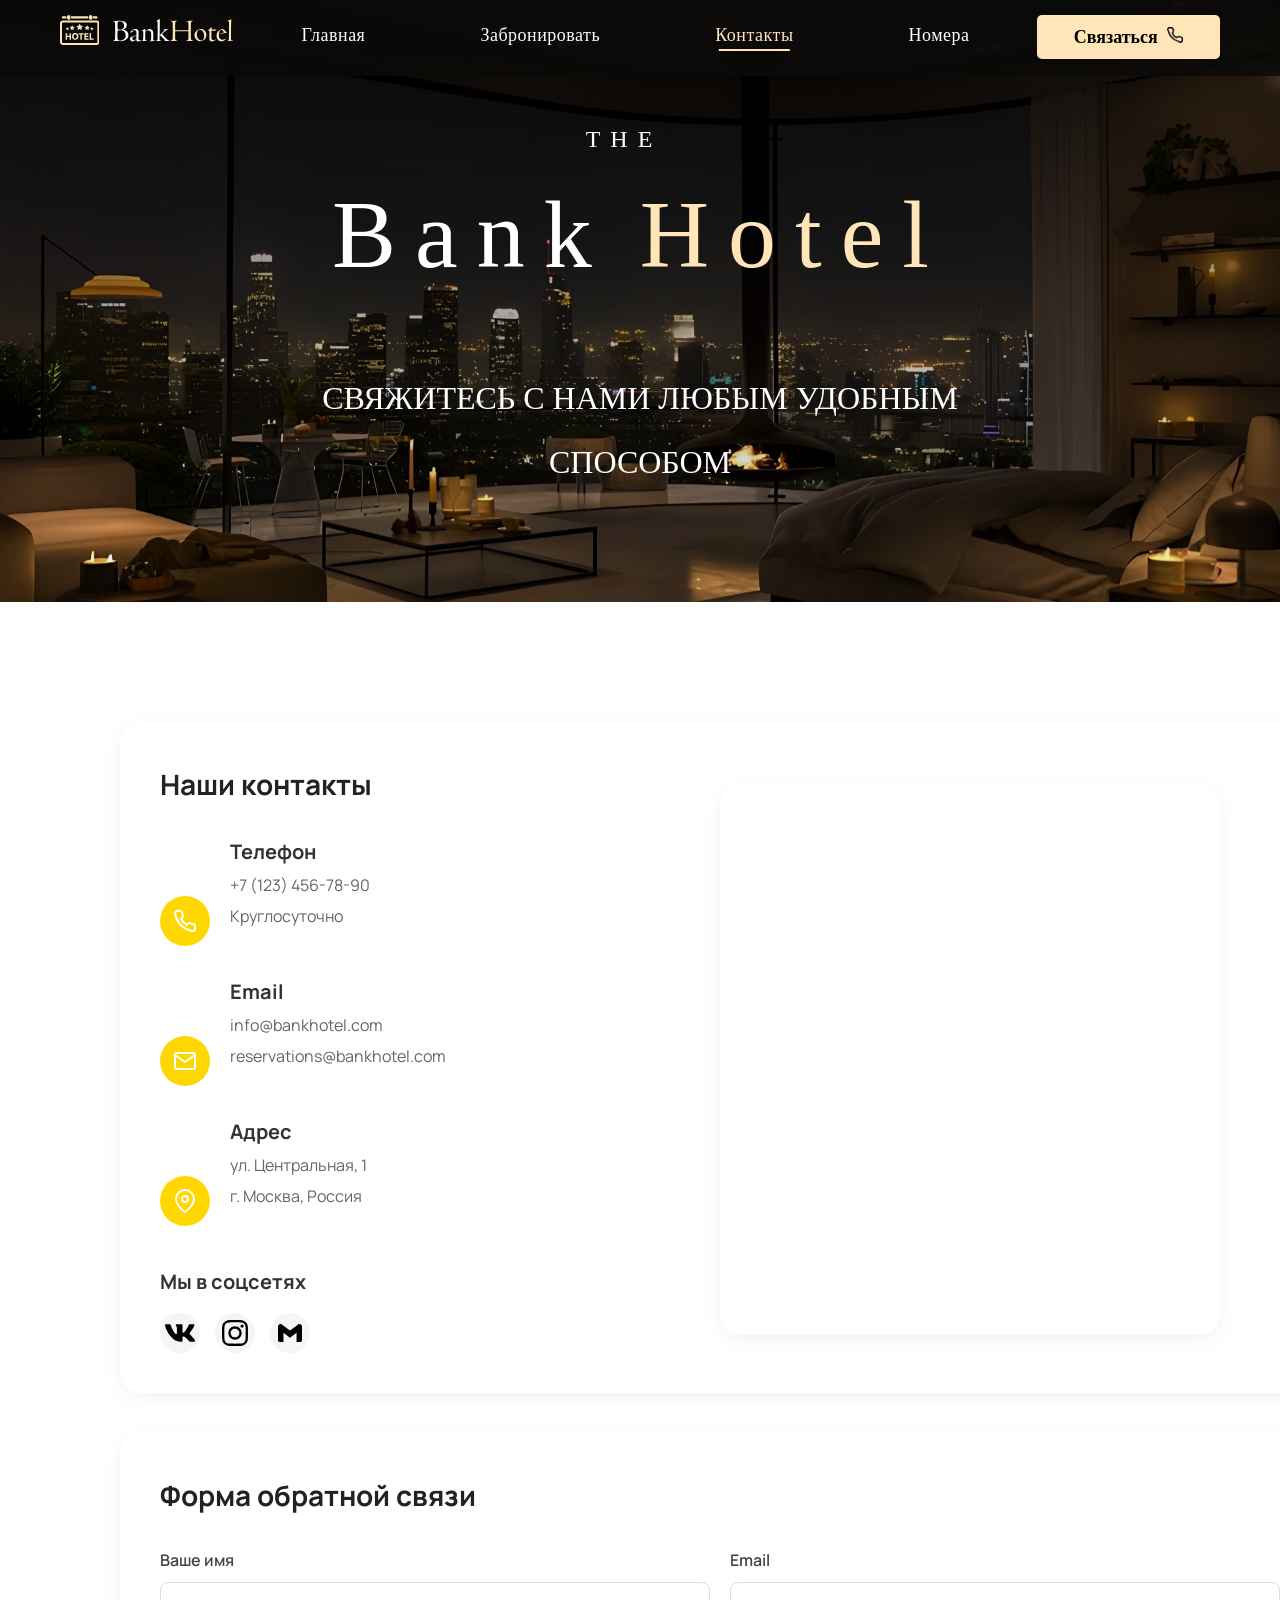
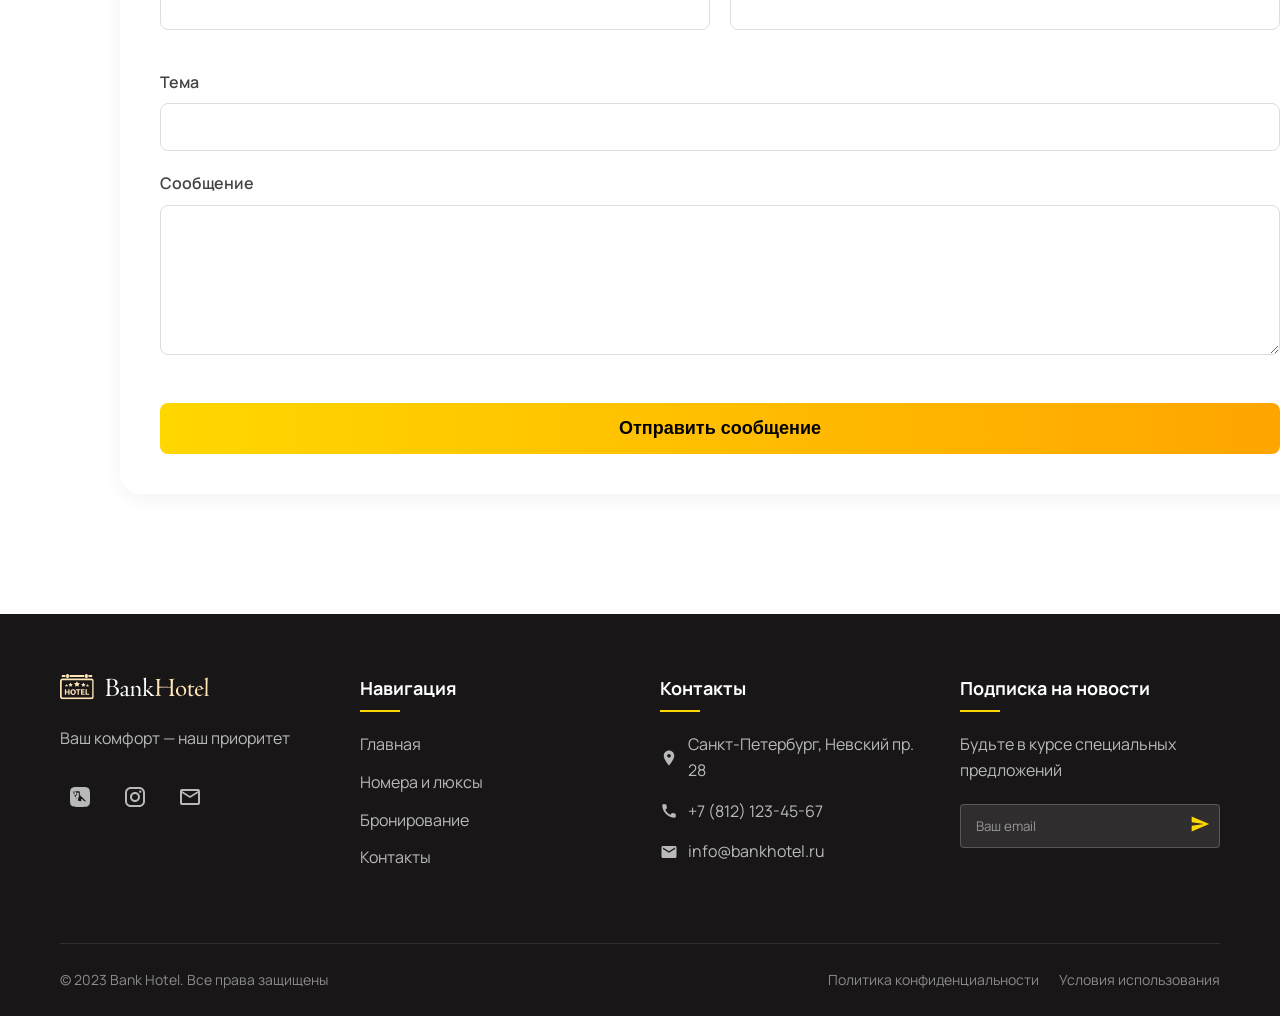
<file: contacts.html>
<!DOCTYPE html>
<html lang="ru">
<head>
    <meta charset="UTF-8">
    <meta name="viewport" content="width=device-width, initial-scale=1.0">
    <title>Bank Hotel - Контакты</title>
    <link rel="preconnect" href="https://fonts.googleapis.com">
    <link rel="preconnect" href="https://fonts.gstatic.com" crossorigin>
    <link href="https://fonts.googleapis.com/css2?family=Manrope:wght@300;400;500;600;700&display=swap" rel="stylesheet">
    <link rel="stylesheet" href="./style.css">
    <script src="https://api-maps.yandex.ru/2.1/?lang=ru_RU&apikey=8c077add-3fac-44c6-954f-c7243b2f3814" type="text/javascript"></script>
</head>
<body>
    <header class="header">
        <div class="fixed-nav">
            <div class="header__nav">
                <a href="index.html"><img src="./Group 1000001753.svg" alt="Bank Hotel"></a>
                <nav class="navigation">
                    <ul class="nav">
                        <li class="nav__item">
                            <a href="index.html" class="head__link">Главная</a>
                        </li>
                        <li class="nav__item">
                            <a href="book.html" class="head__link">Забронировать</a>
                        </li>
                        <li class="nav__item active">
                            <a href="contacts.html" class="head__link">Контакты</a>
                        </li>
                        <li class="nav__item">
                            <a href="rooms.html" class="head__link">Номера</a>
                        </li>
                    </ul>
                </nav>

                <button class="btn__nav">
                    Связаться
                    <img class="img__btn" src="./path.png" alt="">
                </button>
            </div>
        </div>

        <div class="content__head">
            <h1 class="text-content">THE</h1>
            <h1 class="bankHotel">
                <span class="bank">Bank</span>
                <span class="hotel">Hotel</span>
            </h1>
            <h1 class="content__text_dom">
                <span class="text__content">СВЯЖИТЕСЬ С НАМИ ЛЮБЫМ УДОБНЫМ СПОСОБОМ</span>
            </h1>
        </div>
    </header>

    <main class="main">
        <section class="contacts-section">
            <div class="contacts-container">
                <div class="contacts-info">
                    <h2>Наши контакты</h2>
                    
                    <div class="contact-method">
                        <div class="contact-icon">
                            <svg width="24" height="24" viewBox="0 0 24 24" fill="none" stroke="currentColor" stroke-width="2" stroke-linecap="round" stroke-linejoin="round">
                                <path d="M22 16.92v3a2 2 0 0 1-2.18 2 19.79 19.79 0 0 1-8.63-3.07 19.5 19.5 0 0 1-6-6 19.79 19.79 0 0 1-3.07-8.67A2 2 0 0 1 4.11 2h3a2 2 0 0 1 2 1.72 12.84 12.84 0 0 0 .7 2.81 2 2 0 0 1-.45 2.11L8.09 9.91a16 16 0 0 0 6 6l1.27-1.27a2 2 0 0 1 2.11-.45 12.84 12.84 0 0 0 2.81.7A2 2 0 0 1 22 16.92z"></path>
                            </svg>
                        </div>
                        <div class="contact-details">
                            <h3>Телефон</h3>
                            <p>+7 (123) 456-78-90</p>
                            <p>Круглосуточно</p>
                        </div>
                    </div>
                    
                    <div class="contact-method">
                        <div class="contact-icon">
                            <svg width="24" height="24" viewBox="0 0 24 24" fill="none" stroke="currentColor" stroke-width="2" stroke-linecap="round" stroke-linejoin="round">
                                <path d="M4 4h16c1.1 0 2 .9 2 2v12c0 1.1-.9 2-2 2H4c-1.1 0-2-.9-2-2V6c0-1.1.9-2 2-2z"></path>
                                <polyline points="22,6 12,13 2,6"></polyline>
                            </svg>
                        </div>
                        <div class="contact-details">
                            <h3>Email</h3>
                            <p>info@bankhotel.com</p>
                            <p>reservations@bankhotel.com</p>
                        </div>
                    </div>
                    
                    <div class="contact-method">
                        <div class="contact-icon">
                            <svg width="24" height="24" viewBox="0 0 24 24" fill="none" stroke="currentColor" stroke-width="2" stroke-linecap="round" stroke-linejoin="round">
                                <path d="M21 10c0 7-9 13-9 13s-9-6-9-13a9 9 0 0 1 18 0z"></path>
                                <circle cx="12" cy="10" r="3"></circle>
                            </svg>
                        </div>
                        <div class="contact-details">
                            <h3>Адрес</h3>
                            <p>ул. Центральная, 1</p>
                            <p>г. Москва, Россия</p>
                        </div>
                    </div>
                    
                    <div class="social-links">
                        <h3>Мы в соцсетях</h3>
                        <div class="social-icons">
                            <a href="#"><img src="./fa-brands_vk.svg" alt="VK"></a>
                            <a href="#"><img src="./insta3.svg" alt="Instagram"></a>
                            <a href="#"><img src="./simple-icons_gmail.svg" alt="Email"></a>
                        </div>
                    </div>
                </div>
                
                <div class="contacts-map" id="map"></div>
            </div>
            
            <div class="contact-form-container">
                <h2>Форма обратной связи</h2>
                <form class="contact-form">
                    <div class="form-row">
                        <div class="form-group">
                            <label for="name">Ваше имя</label>
                            <input type="text" id="name" required>
                        </div>
                        <div class="form-group">
                            <label for="email">Email</label>
                            <input type="email" id="email" required>
                        </div>
                    </div>
                    <div class="form-group">
                        <label for="subject">Тема</label>
                        <input type="text" id="subject" required>
                    </div>
                    <div class="form-group">
                        <label for="message">Сообщение</label>
                        <textarea id="message" rows="5" required></textarea>
                    </div>
                    <button type="submit" class="submit-btn">Отправить сообщение</button>
                </form>
            </div>
        </section>
    </main>

    <footer class="footer">
        <div class="footer-container">
            <div class="footer-main">
                <div class="footer-brand">
                    <img src="./Group 1000001753.svg" alt="Bank Hotel" class="footer-logo">
                    <p class="footer-slogan">Ваш комфорт — наш приоритет</p>
                    <div class="footer-social">
                        <a href="#" class="social-link" aria-label="ВКонтакте">
                            <svg width="24" height="24" viewBox="0 0 24 24" fill="currentColor">
                                <path d="M15.07 2H8.93C3.33 2 2 3.33 2 8.93V15.07C2 20.67 3.33 22 8.93 22H15.07C20.67 22 22 20.67 22 15.07V8.93C22 3.33 20.67 2 15.07 2M18.15 16.27H16.69C16.14 16.27 15.97 15.82 15 14.83C14.12 13.94 13.94 13.94 13.64 13.94C13.34 13.94 13.21 14.03 13.21 14.5V15.69C13.21 16.04 13.04 16.26 12.39 16.26C10.82 16.26 8.89 15.23 7.73 13.04C5.82 9.52 5.26 7.09 5.26 7.09C5.26 6.68 5.4 6.56 5.81 6.56H7.27C7.69 6.56 7.83 6.75 7.97 7.14C8.69 9.3 9.95 11.47 10.45 11.47C10.62 11.47 10.75 11.4 10.75 10.96V8.28C10.75 7.91 10.67 7.78 10.17 7.78H8.62C8.15 7.78 8 7.94 8 8.31V11.32C8 11.71 7.86 11.8 7.58 11.8H6.56V12.69H7.93C8.37 12.69 8.5 12.87 8.5 13.2V13.94C8.5 14.31 8.36 14.5 7.93 14.5H6.56V15.38H8.62C9.57 15.38 9.9 15.15 10.04 14.5C10.34 13.25 11.08 10.73 11.12 10.52C11.16 10.33 11.12 10.22 10.87 10.22C10.62 10.22 9.72 10.35 8.37 10.35C7.58 10.35 7.08 10.32 6.89 10.26C6.5 10.13 6.39 9.9 6.39 9.5V7.04C6.39 6.5 6.58 6.34 7.47 6.34H11.12C11.59 6.34 11.76 6.5 11.76 6.93V9.85L11.77 9.89Z"/>
                            </svg>
                        </a>
                        <a href="#" class="social-link" aria-label="Instagram">
                            <svg width="24" height="24" viewBox="0 0 24 24" fill="currentColor">
                                <path d="M7.8 2H16.2C19.4 2 22 4.6 22 7.8V16.2C22 19.4 19.4 22 16.2 22H7.8C4.6 22 2 19.4 2 16.2V7.8C2 4.6 4.6 2 7.8 2M7.6 4C5.6 4 4 5.6 4 7.6V16.4C4 18.4 5.6 20 7.6 20H16.4C18.4 20 20 18.4 20 16.4V7.6C20 5.6 18.4 4 16.4 4H7.6M17.25 5.5C17.9 5.5 18.4 6 18.4 6.65C18.4 7.3 17.9 7.8 17.25 7.8C16.6 7.8 16.1 7.3 16.1 6.65C16.1 6 16.6 5.5 17.25 5.5M12 7C14.8 7 17 9.2 17 12C17 14.8 14.8 17 12 17C9.2 17 7 14.8 7 12C7 9.2 9.2 7 12 7M12 9C10.3 9 9 10.3 9 12C9 13.7 10.3 15 12 15C13.7 15 15 13.7 15 12C15 10.3 13.7 9 12 9Z"/>
                            </svg>
                        </a>
                        <a href="#" class="social-link" aria-label="Email">
                            <svg width="24" height="24" viewBox="0 0 24 24" fill="currentColor">
                                <path d="M22 6C22 4.9 21.1 4 20 4H4C2.9 4 2 4.9 2 6V18C2 19.1 2.9 20 4 20H20C21.1 20 22 19.1 22 18V6M20 6L12 11L4 6H20M20 18H4V8L12 13L20 8V18Z"/>
                            </svg>
                        </a>
                    </div>
                </div>
    
                <div class="footer-nav">
                    <h3 class="footer-title">Навигация</h3>
                    <ul class="footer-menu">
                        <li><a href="index.html" class="footer-link">Главная</a></li>
                        <li><a href="rooms.html" class="footer-link">Номера и люксы</a></li>
                        <li><a href="booking.html" class="footer-link">Бронирование</a></li>
                        <li><a href="contacts.html" class="footer-link">Контакты</a></li>
                    </ul>
                </div>
    
                <div class="footer-contacts">
                    <h3 class="footer-title">Контакты</h3>
                    <address class="contact-info">
                        <div class="contact-item">
                            <svg width="18" height="18" viewBox="0 0 24 24" fill="currentColor">
                                <path d="M12 2C8.13 2 5 5.13 5 9c0 5.25 7 13 7 13s7-7.75 7-13c0-3.87-3.13-7-7-7zm0 9.5c-1.38 0-2.5-1.12-2.5-2.5s1.12-2.5 2.5-2.5 2.5 1.12 2.5 2.5-1.12 2.5-2.5 2.5z"/>
                            </svg>
                            <span>Санкт-Петербург, Невский пр. 28</span>
                        </div>
                        <div class="contact-item">
                            <svg width="18" height="18" viewBox="0 0 24 24" fill="currentColor">
                                <path d="M20.01 15.38c-1.23 0-2.42-.2-3.53-.56-.35-.12-.74-.03-1.01.24l-1.57 1.97c-2.83-1.35-5.48-3.9-6.89-6.83l1.95-1.66c.27-.28.35-.67.24-1.02-.37-1.11-.56-2.3-.56-3.53 0-.54-.45-.99-.99-.99H4.19C3.65 3 3 3.24 3 3.99 3 13.28 10.73 21 20.01 21c.71 0 .99-.63.99-1.18v-3.45c0-.54-.45-.99-.99-.99z"/>
                            </svg>
                            <span>+7 (812) 123-45-67</span>
                        </div>
                        <div class="contact-item">
                            <svg width="18" height="18" viewBox="0 0 24 24" fill="currentColor">
                                <path d="M20 4H4c-1.1 0-1.99.9-1.99 2L2 18c0 1.1.9 2 2 2h16c1.1 0 2-.9 2-2V6c0-1.1-.9-2-2-2zm0 4l-8 5-8-5V6l8 5 8-5v2z"/>
                            </svg>
                            <span>info@bankhotel.ru</span>
                        </div>
                    </address>
                </div>
    
                <div class="footer-subscribe">
                    <h3 class="footer-title">Подписка на новости</h3>
                    <p class="subscribe-text">Будьте в курсе специальных предложений</p>
                    <form class="subscribe-form">
                        <input type="email" placeholder="Ваш email" required>
                        <button type="submit">
                            <svg width="20" height="20" viewBox="0 0 24 24" fill="currentColor">
                                <path d="M2.01 21L23 12 2.01 3 2 10l15 2-15 2z"/>
                            </svg>
                        </button>
                    </form>
                </div>
            </div>
    
            <div class="footer-bottom">
                <div class="footer-copyright">
                    &copy; 2023 Bank Hotel. Все права защищены
                </div>
                <div class="footer-legal">
                    <a href="#" class="legal-link">Политика конфиденциальности</a>
                    <a href="#" class="legal-link">Условия использования</a>
                </div>
            </div>
        </div>
    </footer>

    <script>
        ymaps.ready(init);
        
        function init() {
            var myMap = new ymaps.Map("map", {
                center: [55.76, 37.64],
                zoom: 15
            });
            
            var myPlacemark = new ymaps.Placemark([55.76, 37.64], {
                hintContent: 'Bank Hotel',
                balloonContent: 'ул. Центральная, 1'
            });
            
            myMap.geoObjects.add(myPlacemark);
        }
    </script>
</body>
</html>
</file>
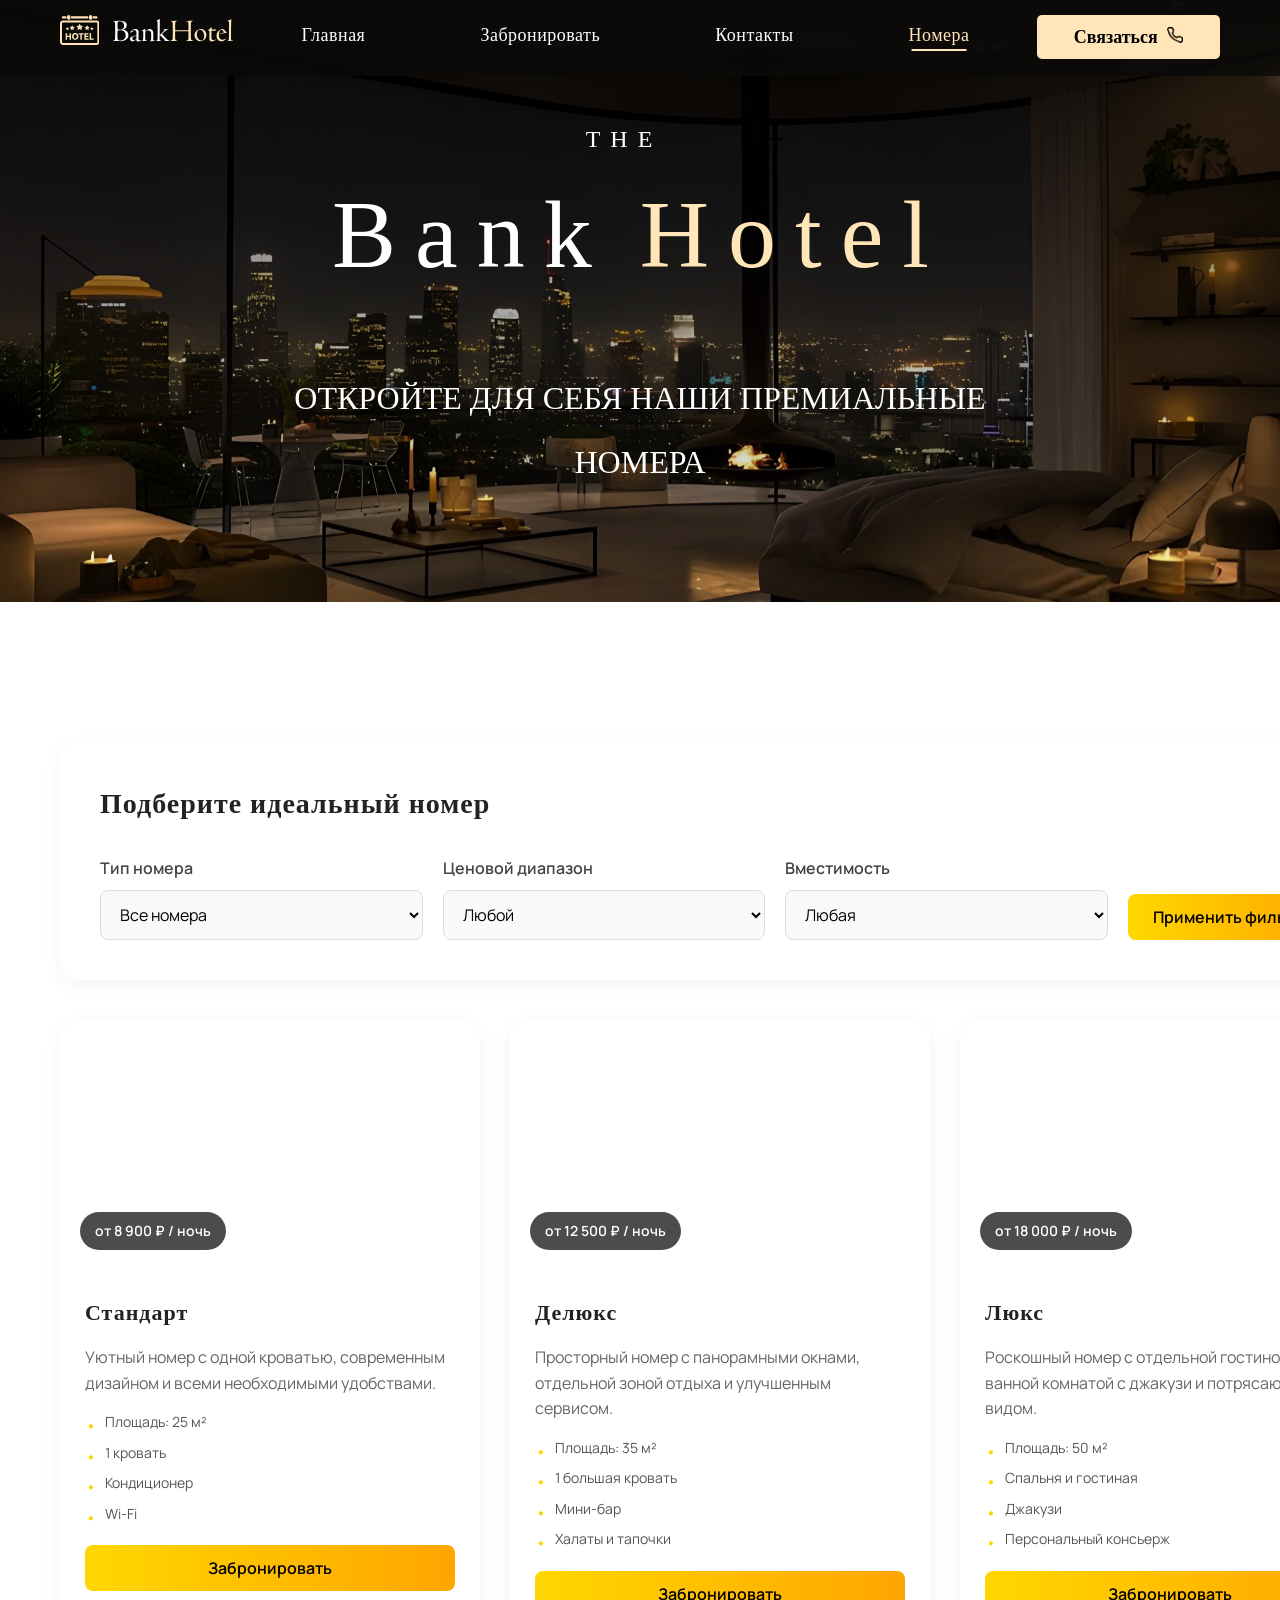
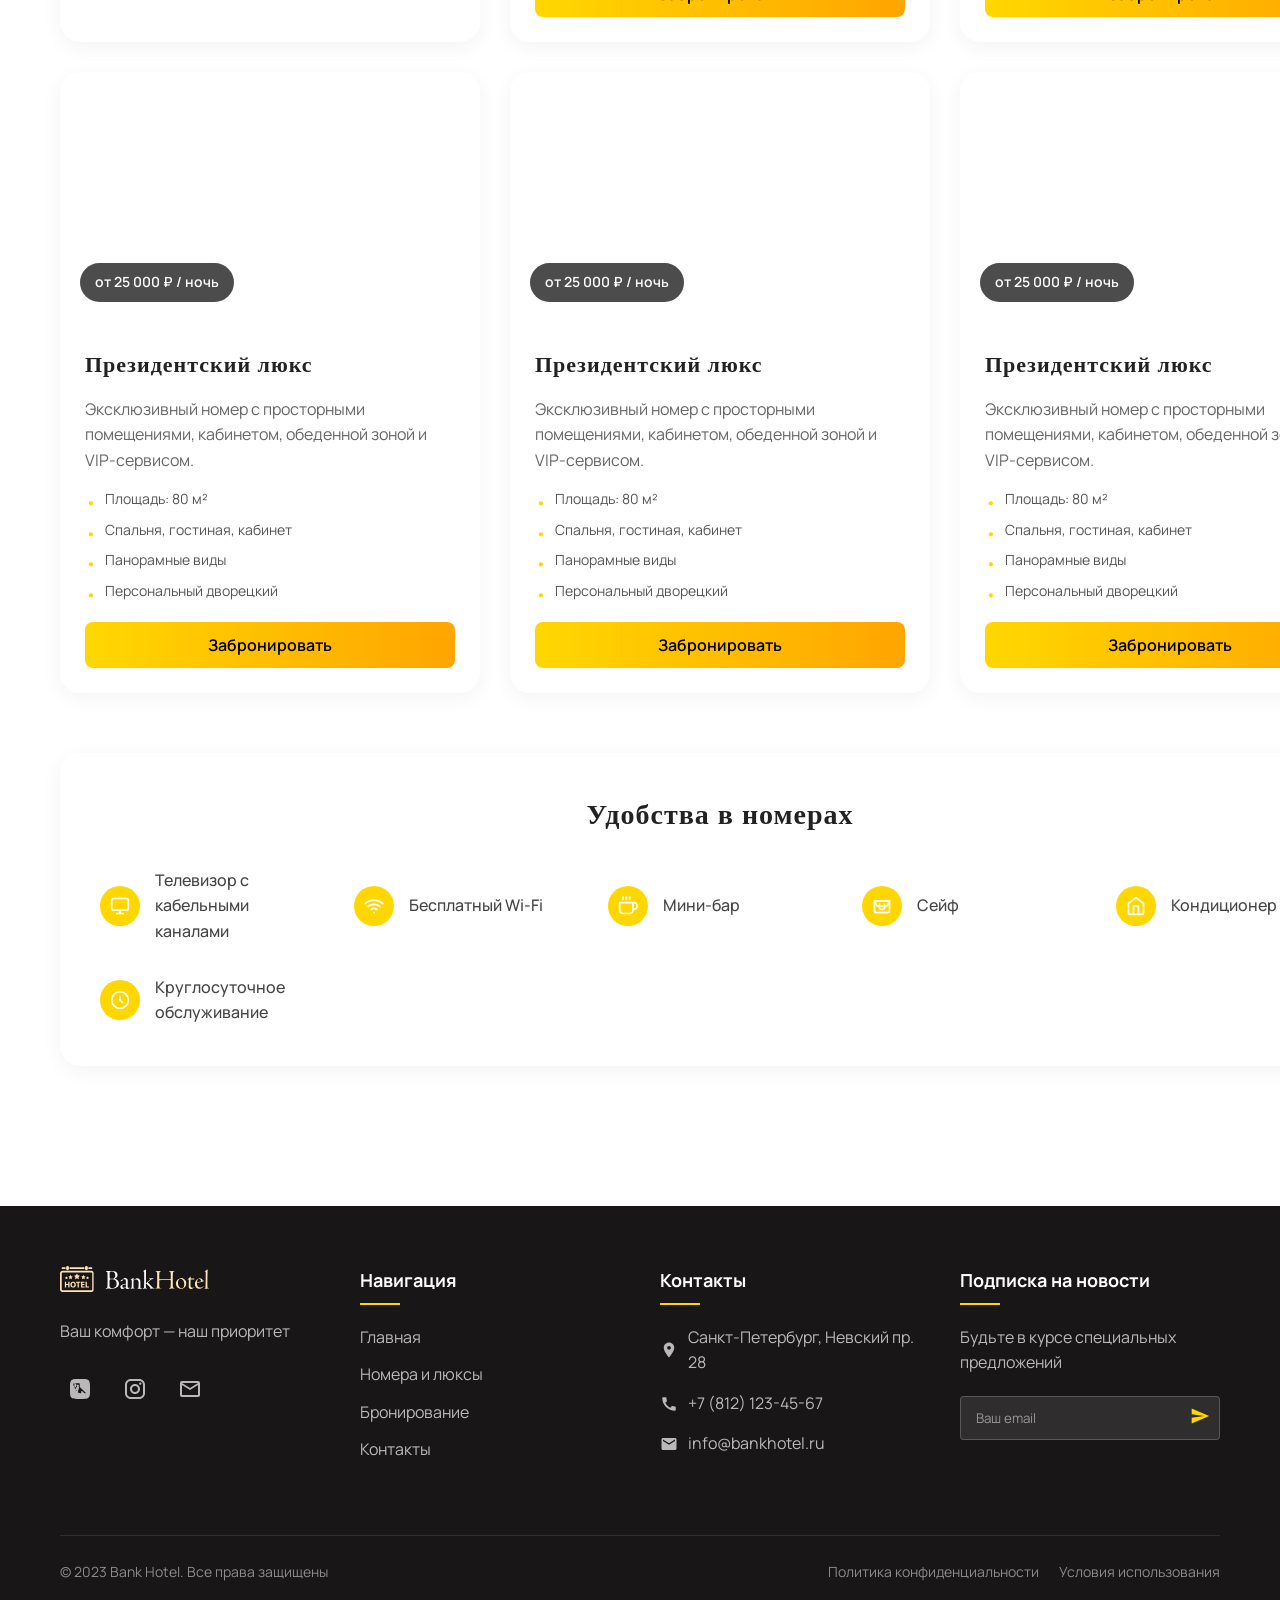
<file: rooms.html>
<!DOCTYPE html>
<html lang="ru">
<head>
    <meta charset="UTF-8">
    <meta name="viewport" content="width=device-width, initial-scale=1.0">
    <title>Bank Hotel - Номера</title>
    <link rel="preconnect" href="https://fonts.googleapis.com">
    <link rel="preconnect" href="https://fonts.gstatic.com" crossorigin>
    <link href="https://fonts.googleapis.com/css2?family=Manrope:wght@300;400;500;600;700&display=swap" rel="stylesheet">
    <link rel="stylesheet" href="./style.css">
</head>
<body>
    <header class="header">
        <div class="fixed-nav">
            <div class="header__nav">
                <a href="index.html"><img src="./Group 1000001753.svg" alt="Bank Hotel"></a>
                <nav class="navigation">
                    <ul class="nav">
                        <li class="nav__item">
                            <a href="index.html" class="head__link">Главная</a>
                        </li>
                        <li class="nav__item">
                            <a href="book.html" class="head__link">Забронировать</a>
                        </li>
                        <li class="nav__item">
                            <a href="contacts.html" class="head__link">Контакты</a>
                        </li>
                        <li class="nav__item active">
                            <a href="rooms.html" class="head__link">Номера</a>
                        </li>
                    </ul>
                </nav>

                <button class="btn__nav">
                    Связаться
                    <img class="img__btn" src="./path.png" alt="">
                </button>
            </div>
        </div>

        <div class="content__head">
            <h1 class="text-content">THE</h1>
            <h1 class="bankHotel">
                <span class="bank">Bank</span>
                <span class="hotel">Hotel</span>
            </h1>
            <h1 class="content__text_dom">
                <span class="text__content">ОТКРОЙТЕ ДЛЯ СЕБЯ НАШИ ПРЕМИАЛЬНЫЕ НОМЕРА</span>
            </h1>
        </div>
    </header>

    <main class="main">
        <section class="rooms-section">
            <div class="rooms-filter">
                <h2>Подберите идеальный номер</h2>
                <div class="filter-options">
                    <div class="filter-group">
                        <label for="room-type">Тип номера</label>
                        <select id="room-type">
                            <option value="all">Все номера</option>
                            <option value="standard">Стандарт</option>
                            <option value="deluxe">Делюкс</option>
                            <option value="suite">Люкс</option>
                            <option value="presidential">Президентский</option>
                        </select>
                    </div>
                    <div class="filter-group">
                        <label for="price-range">Ценовой диапазон</label>
                        <select id="price-range">
                            <option value="all">Любой</option>
                            <option value="budget">До 10 000 ₽</option>
                            <option value="mid">10 000 - 20 000 ₽</option>
                            <option value="luxury">От 20 000 ₽</option>
                        </select>
                    </div>
                    <div class="filter-group">
                        <label for="capacity">Вместимость</label>
                        <select id="capacity">
                            <option value="all">Любая</option>
                            <option value="1">1 человек</option>
                            <option value="2">2 человека</option>
                            <option value="3">3 человека</option>
                            <option value="4+">4+ человека</option>
                        </select>
                    </div>
                    <button class="filter-btn">Применить фильтры</button>
                </div>
            </div>
            
            <div class="rooms-grid">
                <div class="room-card">
                    <div class="room-image">
                        <div class="room-price">от 8 900 ₽ / ночь</div>
                    </div>
                    <div class="room-info">
                        <h3>Стандарт</h3>
                        <p>Уютный номер с одной кроватью, современным дизайном и всеми необходимыми удобствами.</p>
                        <ul class="room-features">
                            <li>Площадь: 25 м²</li>
                            <li>1 кровать</li>
                            <li>Кондиционер</li>
                            <li>Wi-Fi</li>
                        </ul>
                        <button class="book-btn">Забронировать</button>
                    </div>
                </div>
                
                <div class="room-card">
                    <div class="room-image">
                        <div class="room-price">от 12 500 ₽ / ночь</div>
                    </div>
                    <div class="room-info">
                        <h3>Делюкс</h3>
                        <p>Просторный номер с панорамными окнами, отдельной зоной отдыха и улучшенным сервисом.</p>
                        <ul class="room-features">
                            <li>Площадь: 35 м²</li>
                            <li>1 большая кровать</li>
                            <li>Мини-бар</li>
                            <li>Халаты и тапочки</li>
                        </ul>
                        <button class="book-btn">Забронировать</button>
                    </div>
                </div>
                
                <div class="room-card">
                    <div class="room-image">
                        <div class="room-price">от 18 000 ₽ / ночь</div>
                    </div>
                    <div class="room-info">
                        <h3>Люкс</h3>
                        <p>Роскошный номер с отдельной гостиной зоной, ванной комнатой с джакузи и потрясающим видом.</p>
                        <ul class="room-features">
                            <li>Площадь: 50 м²</li>
                            <li>Спальня и гостиная</li>
                            <li>Джакузи</li>
                            <li>Персональный консьерж</li>
                        </ul>
                        <button class="book-btn">Забронировать</button>
                    </div>
                </div>
                
                <div class="room-card">
                    <div class="room-image">
                        <div class="room-price">от 25 000 ₽ / ночь</div>
                    </div>
                    <div class="room-info">
                        <h3>Президентский люкс</h3>
                        <p>Эксклюзивный номер с просторными помещениями, кабинетом, обеденной зоной и VIP-сервисом.</p>
                        <ul class="room-features">
                            <li>Площадь: 80 м²</li>
                            <li>Спальня, гостиная, кабинет</li>
                            <li>Панорамные виды</li>
                            <li>Персональный дворецкий</li>
                        </ul>
                        <button class="book-btn">Забронировать</button>
                    </div>
                </div>
                <div class="room-card">
                    <div class="room-image">
                        <div class="room-price">от 25 000 ₽ / ночь</div>
                    </div>
                    <div class="room-info">
                        <h3>Президентский люкс</h3>
                        <p>Эксклюзивный номер с просторными помещениями, кабинетом, обеденной зоной и VIP-сервисом.</p>
                        <ul class="room-features">
                            <li>Площадь: 80 м²</li>
                            <li>Спальня, гостиная, кабинет</li>
                            <li>Панорамные виды</li>
                            <li>Персональный дворецкий</li>
                        </ul>
                        <button class="book-btn">Забронировать</button>
                    </div>
                </div>
                <div class="room-card">
                    <div class="room-image">
                        <div class="room-price">от 25 000 ₽ / ночь</div>
                    </div>
                    <div class="room-info">
                        <h3>Президентский люкс</h3>
                        <p>Эксклюзивный номер с просторными помещениями, кабинетом, обеденной зоной и VIP-сервисом.</p>
                        <ul class="room-features">
                            <li>Площадь: 80 м²</li>
                            <li>Спальня, гостиная, кабинет</li>
                            <li>Панорамные виды</li>
                            <li>Персональный дворецкий</li>
                        </ul>
                        <button class="book-btn">Забронировать</button>
                    </div>
                </div>
            </div>
            
            <div class="rooms-amenities">
                <h2>Удобства в номерах</h2>
                <div class="amenities-grid">
                    <div class="amenity">
                        <div class="amenity-icon">
                            <svg width="24" height="24" viewBox="0 0 24 24" fill="none" stroke="currentColor" stroke-width="2" stroke-linecap="round" stroke-linejoin="round">
                                <rect x="2" y="3" width="20" height="14" rx="2" ry="2"></rect>
                                <line x1="8" y1="21" x2="16" y2="21"></line>
                                <line x1="12" y1="17" x2="12" y2="21"></line>
                            </svg>
                        </div>
                        <span>Телевизор с кабельными каналами</span>
                    </div>
                    <div class="amenity">
                        <div class="amenity-icon">
                            <svg width="24" height="24" viewBox="0 0 24 24" fill="none" stroke="currentColor" stroke-width="2" stroke-linecap="round" stroke-linejoin="round">
                                <path d="M5 12.55a11 11 0 0 1 14.08 0"></path>
                                <path d="M1.42 9a16 16 0 0 1 21.16 0"></path>
                                <path d="M8.53 16.11a6 6 0 0 1 6.95 0"></path>
                                <line x1="12" y1="20" x2="12" y2="20"></line>
                            </svg>
                        </div>
                        <span>Бесплатный Wi-Fi</span>
                    </div>
                    <div class="amenity">
                        <div class="amenity-icon">
                            <svg width="24" height="24" viewBox="0 0 24 24" fill="none" stroke="currentColor" stroke-width="2" stroke-linecap="round" stroke-linejoin="round">
                                <path d="M18 8h1a4 4 0 0 1 0 8h-1"></path>
                                <path d="M2 8h16v9a4 4 0 0 1-4 4H6a4 4 0 0 1-4-4V8z"></path>
                                <line x1="6" y1="1" x2="6" y2="4"></line>
                                <line x1="10" y1="1" x2="10" y2="4"></line>
                                <line x1="14" y1="1" x2="14" y2="4"></line>
                            </svg>
                        </div>
                        <span>Мини-бар</span>
                    </div>
                    <div class="amenity">
                        <div class="amenity-icon">
                            <svg width="24" height="24" viewBox="0 0 24 24" fill="none" stroke="currentColor" stroke-width="2" stroke-linecap="round" stroke-linejoin="round">
                                <path d="M3 6l3 6h12l3-6"></path>
                                <path d="M3 6h18v12a2 2 0 0 1-2 2H5a2 2 0 0 1-2-2V6z"></path>
                                <line x1="3" y1="6" x2="21" y2="6"></line>
                                <path d="M9 10v4a2 2 0 0 0 2 2h2a2 2 0 0 0 2-2v-4"></path>
                            </svg>
                        </div>
                        <span>Сейф</span>
                    </div>
                    <div class="amenity">
                        <div class="amenity-icon">
                            <svg width="24" height="24" viewBox="0 0 24 24" fill="none" stroke="currentColor" stroke-width="2" stroke-linecap="round" stroke-linejoin="round">
                                <path d="M3 9l9-7 9 7v11a2 2 0 0 1-2 2H5a2 2 0 0 1-2-2z"></path>
                                <polyline points="9 22 9 12 15 12 15 22"></polyline>
                            </svg>
                        </div>
                        <span>Кондиционер</span>
                    </div>
                    <div class="amenity">
                        <div class="amenity-icon">
                            <svg width="24" height="24" viewBox="0 0 24 24" fill="none" stroke="currentColor" stroke-width="2" stroke-linecap="round" stroke-linejoin="round">
                                <circle cx="12" cy="12" r="10"></circle>
                                <path d="M12 8v4l3 3"></path>
                            </svg>
                        </div>
                        <span>Круглосуточное обслуживание</span>
                    </div>
                </div>
            </div>
        </section>
    </main>

    <footer class="footer">
        <div class="footer-container">
            <div class="footer-main">
                <div class="footer-brand">
                    <img src="./Group 1000001753.svg" alt="Bank Hotel" class="footer-logo">
                    <p class="footer-slogan">Ваш комфорт — наш приоритет</p>
                    <div class="footer-social">
                        <a href="#" class="social-link" aria-label="ВКонтакте">
                            <svg width="24" height="24" viewBox="0 0 24 24" fill="currentColor">
                                <path d="M15.07 2H8.93C3.33 2 2 3.33 2 8.93V15.07C2 20.67 3.33 22 8.93 22H15.07C20.67 22 22 20.67 22 15.07V8.93C22 3.33 20.67 2 15.07 2M18.15 16.27H16.69C16.14 16.27 15.97 15.82 15 14.83C14.12 13.94 13.94 13.94 13.64 13.94C13.34 13.94 13.21 14.03 13.21 14.5V15.69C13.21 16.04 13.04 16.26 12.39 16.26C10.82 16.26 8.89 15.23 7.73 13.04C5.82 9.52 5.26 7.09 5.26 7.09C5.26 6.68 5.4 6.56 5.81 6.56H7.27C7.69 6.56 7.83 6.75 7.97 7.14C8.69 9.3 9.95 11.47 10.45 11.47C10.62 11.47 10.75 11.4 10.75 10.96V8.28C10.75 7.91 10.67 7.78 10.17 7.78H8.62C8.15 7.78 8 7.94 8 8.31V11.32C8 11.71 7.86 11.8 7.58 11.8H6.56V12.69H7.93C8.37 12.69 8.5 12.87 8.5 13.2V13.94C8.5 14.31 8.36 14.5 7.93 14.5H6.56V15.38H8.62C9.57 15.38 9.9 15.15 10.04 14.5C10.34 13.25 11.08 10.73 11.12 10.52C11.16 10.33 11.12 10.22 10.87 10.22C10.62 10.22 9.72 10.35 8.37 10.35C7.58 10.35 7.08 10.32 6.89 10.26C6.5 10.13 6.39 9.9 6.39 9.5V7.04C6.39 6.5 6.58 6.34 7.47 6.34H11.12C11.59 6.34 11.76 6.5 11.76 6.93V9.85L11.77 9.89Z"/>
                            </svg>
                        </a>
                        <a href="#" class="social-link" aria-label="Instagram">
                            <svg width="24" height="24" viewBox="0 0 24 24" fill="currentColor">
                                <path d="M7.8 2H16.2C19.4 2 22 4.6 22 7.8V16.2C22 19.4 19.4 22 16.2 22H7.8C4.6 22 2 19.4 2 16.2V7.8C2 4.6 4.6 2 7.8 2M7.6 4C5.6 4 4 5.6 4 7.6V16.4C4 18.4 5.6 20 7.6 20H16.4C18.4 20 20 18.4 20 16.4V7.6C20 5.6 18.4 4 16.4 4H7.6M17.25 5.5C17.9 5.5 18.4 6 18.4 6.65C18.4 7.3 17.9 7.8 17.25 7.8C16.6 7.8 16.1 7.3 16.1 6.65C16.1 6 16.6 5.5 17.25 5.5M12 7C14.8 7 17 9.2 17 12C17 14.8 14.8 17 12 17C9.2 17 7 14.8 7 12C7 9.2 9.2 7 12 7M12 9C10.3 9 9 10.3 9 12C9 13.7 10.3 15 12 15C13.7 15 15 13.7 15 12C15 10.3 13.7 9 12 9Z"/>
                            </svg>
                        </a>
                        <a href="#" class="social-link" aria-label="Email">
                            <svg width="24" height="24" viewBox="0 0 24 24" fill="currentColor">
                                <path d="M22 6C22 4.9 21.1 4 20 4H4C2.9 4 2 4.9 2 6V18C2 19.1 2.9 20 4 20H20C21.1 20 22 19.1 22 18V6M20 6L12 11L4 6H20M20 18H4V8L12 13L20 8V18Z"/>
                            </svg>
                        </a>
                    </div>
                </div>
    
                <div class="footer-nav">
                    <h3 class="footer-title">Навигация</h3>
                    <ul class="footer-menu">
                        <li><a href="index.html" class="footer-link">Главная</a></li>
                        <li><a href="rooms.html" class="footer-link">Номера и люксы</a></li>
                        <li><a href="booking.html" class="footer-link">Бронирование</a></li>
                        <li><a href="contacts.html" class="footer-link">Контакты</a></li>
                    </ul>
                </div>
    
                <div class="footer-contacts">
                    <h3 class="footer-title">Контакты</h3>
                    <address class="contact-info">
                        <div class="contact-item">
                            <svg width="18" height="18" viewBox="0 0 24 24" fill="currentColor">
                                <path d="M12 2C8.13 2 5 5.13 5 9c0 5.25 7 13 7 13s7-7.75 7-13c0-3.87-3.13-7-7-7zm0 9.5c-1.38 0-2.5-1.12-2.5-2.5s1.12-2.5 2.5-2.5 2.5 1.12 2.5 2.5-1.12 2.5-2.5 2.5z"/>
                            </svg>
                            <span>Санкт-Петербург, Невский пр. 28</span>
                        </div>
                        <div class="contact-item">
                            <svg width="18" height="18" viewBox="0 0 24 24" fill="currentColor">
                                <path d="M20.01 15.38c-1.23 0-2.42-.2-3.53-.56-.35-.12-.74-.03-1.01.24l-1.57 1.97c-2.83-1.35-5.48-3.9-6.89-6.83l1.95-1.66c.27-.28.35-.67.24-1.02-.37-1.11-.56-2.3-.56-3.53 0-.54-.45-.99-.99-.99H4.19C3.65 3 3 3.24 3 3.99 3 13.28 10.73 21 20.01 21c.71 0 .99-.63.99-1.18v-3.45c0-.54-.45-.99-.99-.99z"/>
                            </svg>
                            <span>+7 (812) 123-45-67</span>
                        </div>
                        <div class="contact-item">
                            <svg width="18" height="18" viewBox="0 0 24 24" fill="currentColor">
                                <path d="M20 4H4c-1.1 0-1.99.9-1.99 2L2 18c0 1.1.9 2 2 2h16c1.1 0 2-.9 2-2V6c0-1.1-.9-2-2-2zm0 4l-8 5-8-5V6l8 5 8-5v2z"/>
                            </svg>
                            <span>info@bankhotel.ru</span>
                        </div>
                    </address>
                </div>
    
                <div class="footer-subscribe">
                    <h3 class="footer-title">Подписка на новости</h3>
                    <p class="subscribe-text">Будьте в курсе специальных предложений</p>
                    <form class="subscribe-form">
                        <input type="email" placeholder="Ваш email" required>
                        <button type="submit">
                            <svg width="20" height="20" viewBox="0 0 24 24" fill="currentColor">
                                <path d="M2.01 21L23 12 2.01 3 2 10l15 2-15 2z"/>
                            </svg>
                        </button>
                    </form>
                </div>
            </div>
    
            <div class="footer-bottom">
                <div class="footer-copyright">
                    &copy; 2023 Bank Hotel. Все права защищены
                </div>
                <div class="footer-legal">
                    <a href="#" class="legal-link">Политика конфиденциальности</a>
                    <a href="#" class="legal-link">Условия использования</a>
                </div>
            </div>
        </div>
    </footer>
</body>
</html>
</file>
<file: style.css>
*{
    box-sizing: border-box;
    margin: 0;
    padding: 0;
}
   /* Обновленные базовые стили */
   body {
    font-family: 'Manrope', sans-serif;
    color: #333;
    line-height: 1.6;
}

/* Обновленный header */
.header {
    background: linear-gradient(rgba(0, 0, 0, 0.5), rgba(0, 0, 0, 0.5)), url(./DeWatermark.ai_1742160453860.png);
    background-size: cover;
    background-position: center;
    padding: 180px 60px 100px;
    text-align: center;
}

.bankHotel {
    font-size: 72px;
    font-weight: 700;
    margin: 20px 0;
    letter-spacing: 5px;
}

.bank {
    color: white;
}

.hotel {
    color: #FFD700;
}

/* Современная кнопка */
.btn__head {
    width: 200px;
    height: 60px;
    background: linear-gradient(90deg, #FFD700, #FFA500);
    border: none;
    border-radius: 30px;
    color: #000;
    font-weight: 600;
    font-size: 18px;
    cursor: pointer;
    position: relative;
    overflow: hidden;
    transition: all 0.4s;
    box-shadow: 0 4px 15px rgba(255, 215, 0, 0.3);
}

.btn__head:hover {
    transform: translateY(-3px);
    box-shadow: 0 8px 25px rgba(255, 215, 0, 0.4);
}

.btn__head::before {
    content: '';
    position: absolute;
    top: 0;
    left: -100%;
    width: 100%;
    height: 100%;
    background: linear-gradient(90deg, transparent, rgba(255, 255, 255, 0.2), transparent);
    transition: 0.5s;
}

.btn__head:hover::before {
    left: 100%;
}

/* Обновленный блок преимуществ */
.section4 {
    padding: 80px 60px;
    background: #f8f8f8;
}

.text-sec4 {
    text-align: center;
    font-size: 36px;
    font-weight: 700;
    margin-bottom: 60px;
    color: #222;
    position: relative;
}

.text-sec4::after {
    content: '';
    display: block;
    width: 80px;
    height: 3px;
    background: #FFD700;
    margin: 20px auto 0;
}

.offers {
    display: grid;
    grid-template-columns: repeat(auto-fit, minmax(300px, 1fr));
    gap: 40px;
    max-width: 1200px;
    margin: 0 auto;
}

.wifi, .car, .discount {
    background: white;
    padding: 40px 30px;
    border-radius: 15px;
    text-align: center;
    transition: transform 0.3s, box-shadow 0.3s;
    box-shadow: 0 5px 15px rgba(0, 0, 0, 0.05);
}

.wifi:hover, .car:hover, .discount:hover {
    transform: translateY(-10px);
    box-shadow: 0 15px 30px rgba(0, 0, 0, 0.1);
}

.wifi-icon, .car-icon, .discount-icon {
    width: 80px;
    height: 80px;
    margin: 0 auto 25px;
    display: flex;
    align-items: center;
    justify-content: center;
    background: linear-gradient(135deg, #FFD700, #FFA500);
    border-radius: 50%;
    color: white;
    font-size: 36px;
}

.text-wifi, .text-car, .discount-text {
    color: #666;
    font-size: 16px;
    line-height: 1.7;
}

/* Обновленная навигация */
.fixed-nav {
    background: rgba(0, 0, 0, 0.9);
    backdrop-filter: blur(10px);
}

.head__link {
    font-weight: 500;
    letter-spacing: 0.5px;
}

.header{
    
    background-image: url(./DeWatermark.ai_1742160453860.png);
    max-height: 781px;
    padding-left: 60px;
    padding-right: 60px;
    padding-top: 50px;
    margin-bottom: 60px;
    background-color: rgba(0, 0, 0, 0.3);
    margin: auto;
    background-size: cover;
    padding-bottom: 60px;
}

.header {
  background-image: url(./DeWatermark.ai_1742160453860.png);
  max-height: 781px;
  padding-left: 60px;
  padding-right: 60px;
  padding-top: 50px;
  margin-bottom: 60px;
  margin: auto;
  background-size: cover;
  padding-bottom: 60px;
  position: relative;
  overflow: hidden;
}

.header::before {
  content: "";
  position: absolute;
  top: 0;
  left: 0;
  width: 100%;
  height: 100%;
  background: linear-gradient(
    to top,
    rgba(0, 0, 0, 0) 0%,
    rgba(0, 0, 0, 0.7) 100%
  );
  z-index: 1;
}

.header > * {
  position: relative;
  z-index: 2;
}

.header__nav{
    display: flex;
    justify-content: space-between;
    margin-bottom: 167px;
}

.fixed-nav {
  position: fixed;
  top: 0;
  left: 0;
  right: 0;
  z-index: 1000;
  background: rgb(10 10 9 / 80%);
  backdrop-filter: blur(2px);
  padding: 15px 60px;
  transition: all 0.3s ease;
}

.fixed-nav .header__nav {
  margin-bottom: 0;
}


.header {
  padding-top: 120px; 
}

.fixed-nav.scrolled {
  background: rgba(0, 0, 0, 0.95);
  padding: 10px 60px;
  box-shadow: 0 5px 20px rgba(0, 0, 0, 0.2);
}

.fixed-nav.scrolled .head__link {
  padding: 5px 0;
}

@media (max-width: 768px) {
  .fixed-nav {
      padding: 10px 20px;
  }
  
  .header {
      padding-top: 80px;
  }
}

.img__nav{
    margin-top: 10px;
    width: 117px;
    height: 25px;
}

.navigation{
    margin-top: 10px;
}

.nav{
    display: flex;
    list-style: none;
    padding: 0; 
    margin: 0;
}

.nav__item {
    margin-right: 115px; 
}

.nav__item:last-child{
  margin-right: 0;
}

.head__link {
  text-decoration: none;
  color: rgb(255, 255, 255);
  font-family: Bergamasco;
  font-size: 18px;
  font-weight: 300;
  line-height: 21px;
  letter-spacing: 0%;
  text-align: left;
  text-transform: capitalize;
  display: block;
  transition: 0.3s ease-in-out;
  position: relative;
  padding-bottom: 5px;
}

.head__link::after {
  content: '';
  position: absolute;
  width: 0;
  height: 2px;
  bottom: 0;
  left: 50%;
  transform: translateX(-50%);
  background-color: rgb(255, 229, 183);
  transition: width 0.3s ease-in-out, left 0.3s ease-in-out;
}

.head__link:hover::after {
  width: 90%;
  left: 50%;
  transform: translateX(-50%);
}

.nav__item.active .head__link::after {
  width: 90%;
  left: 50%;
  transform: translateX(-50%);
  background-color: rgb(255, 229, 183);
}

/* Для фиксированной навигации при скролле */
.fixed-nav.scrolled .head__link::after {
  background-color: rgb(255, 229, 183);
}

.btn__nav{
    width: 183px;
    height: 44px;
    border-radius: 5px;
    background: rgb(255, 229, 183);
    text-align: center;
    color: rgb(0, 0, 0);
    font-family: Bergamasco;
    font-weight: 600;
    line-height: 21px;
    text-transform: capitalize;
    font-size: 18px;
    border: none;
    padding-bottom: 6px;
}

.img__btn{
    width: 16px;
    height: 16px;
    margin-left: 5px;
    margin-top: 7px;
}


.nav__item.active .head__link{
    color: rgb(255, 229, 183);
    text-decoration: none;
}

.bank {
    color: white;
    font-family: Adobe Jenson Pro;
    font-size: 96px;
    font-weight: 400;
    line-height: 115px;
    letter-spacing: 19px;
    text-align: left;
    text-transform: capitalize;
  }
  
  .hotel {
    color: rgb(255, 229, 183);
    font-family: Adobe Jenson Pro;
    font-size: 96px;
    font-weight: 400;
    line-height: 115px;
    letter-spacing: 19px;
    text-align: left;
    text-transform: capitalize;
  }

  .text-content{
    text-align: center;
    margin-right: 32px;
    color: rgb(255, 255, 255);
    font-family: Adobe Jenson Pro;
    font-size: 24px;
    font-weight: 400;
    line-height: 38px;
    letter-spacing: 10px;
    text-transform: capitalize;
  }

  .text__content{
    color: rgb(255, 255, 255);
    font-family: Bergamasco Regular;
    font-size: 32px;
    font-weight: 400;
    line-height: 34px;
    letter-spacing: 0%;
    text-align: center;
  }


  .content__text_dom{
    width: 754px;
    font-family: Ubuntu;
    font-size: 40px;
    margin: 0;
    padding-top: 52px;
    text-align: center;
    display: block;
    margin: auto;
  }

  .content__head{
    margin-bottom: 50px;
  }

  .bankHotel{
    font-family: Inter;
    font-size: 96px;
    margin: 0;
    text-align: center;
  }

  .btn-block{
    margin-top: 80px;

  }

.btn__head{
    width: 262px;
    height: 75px;
    border-radius: 5px;
    background: rgb(255, 229, 183);
    border: none;
    font-family: Bergamasco;
    font-weight: 700;
    line-height: 21px;
    text-transform: capitalize;
    font-size: 24px;
    box-shadow: 0 0 10px rgb(255, 229, 183);
    display: block;
    margin: auto;
}

.bank1 {
    color: white;
    font-family: Adobe Jenson Pro;
    font-size: 24px;
    font-weight: 400;
    line-height: 29px;
    font-family: Adobe Jenson Pro;
    font-size: 24px;
    font-weight: 400;
    line-height: 29px;
  }
  
.hotel1 {
    color: rgb(255, 229, 183);
    font-family: Adobe Jenson Pro;
    font-size: 24px;
    font-weight: 400;
    line-height: 29px;
  }

.bankHotel1{
    font-family: Inter;
    font-size: 24px;
    font-weight: 400;
    line-height: 29px;
    margin: 0;
    padding-top: 5px;
  }

.block__info{
  width: 489px;
  height: 110px;
  border-radius: 10px;
  backdrop-filter: blur(30px);
  background: rgba(255, 255, 255, 0.21);
  display: flex;
  position: absolute;
  bottom: -100px;
  left: 55%;
}

.star__text{
  display: flex;
  margin-left: 72px;
  height: 32px;
  margin-top: 43px;
}

.star__img{
  width: 34px;
  height: 33px;
  margin-right: 12px;
}

.text__star{
  color: rgb(255, 195, 0);
  font-family: Ubuntu;
  font-size: 40px;
  font-weight: 400;
  line-height: 37px;
  margin: 0;
}

.vertical__line{
  border-right: 2px solid rgb(148, 148, 148);
  height: 110px;
  margin-left: 70px;
  margin-right: 20px;
}

.reviews{
  color: white;
  font-family: Ubuntu;
  font-size: 24px;
  font-weight: 400;
  line-height: 28px;
  text-align: center;
  width: 210px;
  margin-top: 32px;
  margin-bottom: 22px;
  margin-right: 16px;
}

.main{
  padding-right: 60px;
  padding-left: 60px;
  width: 1440px;
  margin: auto;
  margin-top: 100px;
}

.section1{
  padding-right: 57px;
  padding-left: 57px;
  margin-bottom: 92px;
}

.block__info__sec1{
  width: 1194px;
  height: 320px;
  border-radius: 40px;
  background: rgb(255, 229, 183);
  padding-left: 69px;
  padding-bottom: 65px;
  padding-right: 53px;
}

.block__info__text{
  text-align: center;
  padding-top: 34px;
}

.text__blockinfo{
  margin: 0;
  color: rgb(0, 0, 0);
  font-family: Bergamasco;
  font-size: 32px;
  font-weight: 400;
  letter-spacing: 5px;
  text-transform: capitalize;
}

.subtitle{
  color: rgb(74 74 74);
  font-family: Bergamasco;
  font-size: 22px;
  font-weight: 500;
  letter-spacing: 1px;
  text-align: center;
  margin: 0;
  padding-top: 14px;
}

.order{
  display: flex;
  width: 1040px;
  height: 95px;
  justify-content: space-between;
  margin-top: 45px;
}

.data{
  display: block;
}

.text__date{
  color: rgb(0, 0, 0);
  font-family: Inter;
  font-size: 16px;
  font-weight: 700;
  margin-bottom: 10px;
}

.order__block{
  display: flex;
  border-radius: 12px;
  background: rgb(255, 255, 255);
  padding: 18px 49px;
  width: 265px;
  height: 60px;
}

.text__check{
  color: rgb(30, 30, 30);
  font-family: Inter;
  font-size: 16px;
  font-weight: 600;
  line-height: 19px;
  margin: 0;
  padding-top: 3px;
}

.img__data{
  margin-right: 20px;
}

.adults{
  display: block;
}

.text-adults{
  color: rgb(0, 0, 0);
  font-family: Inter;
  font-size: 16px;
  font-weight: 700;
  margin-bottom: 10px;
}

.adults-block{
  display: flex;
  border-radius: 12px;
  background: rgb(255, 255, 255);
  padding: 18px 35px;
  width: 265px;
  height: 60px;
  justify-content: center;
}


.text-adults1{
  color: rgb(30, 30, 30);
  font-family: Inter;
  font-size: 18px;
  font-weight: 600;
  line-height: 19px;
  padding-top: 3px;
  margin-left: 11px;
}

.quantity{
  color: rgb(0, 0, 0);
  font-family: Inter;
  font-size: 18px;
  font-weight: 600;
  margin-left: 12px;
  margin-top: 2px;
}

.Arrow-list{
  width: 18px;
  height: 11px;
  margin-left: 8px;
  margin-top: 7px;
  cursor: pointer;
}

.btn__sec1{
  width: 176px;
  height: 59px;
  border-radius: 12px;
  background: rgb(0, 0, 0);
  color: white;
  margin-top: 36px;
  border: none;
  color: rgb(255, 255, 255);
  font-family: Inter;
  font-size: 21px;
  font-weight: 700;
  line-height: 29px;
}


.section2{
  width: 100%;
  margin-bottom: 145px;
  position: relative;
}

.container{
  width: 100%;
  overflow-x: hidden;
  margin-bottom: 56px;
}

.scroll__sec2{
  display: flex;
  gap: 20px;
  padding: 20px;
  white-space: nowrap;
  transition: transform 0.3s ease-in-out;
}

#right-btn {
  background-color: rgb(255, 255, 255);
  position: absolute;
  border-radius: 50%;
  width: 48px;
  height: 48px;
  top: 220px;
  left: 0px;
  border: none;
  box-shadow: 0 4px 10px rgba(0, 0, 0, 0.3);
  padding-right: 3px;
  padding-top: 3px;
}

#left-btn{
  background-color: rgb(255, 255, 255);
  position: absolute;
  border-radius: 50%;
  width: 48px;
  height: 48px;
  top: 220px;
  left: 1250px;
  border: none;
  box-shadow: 0 4px 10px rgba(0, 0, 0, 0.3);
  padding-left: 2px;
  padding-top: 3px;
}

#right-btn:hover{
  border: 1px solid rgb(160, 159, 159);
}

#left-btn:hover{
  border: 1px solid rgb(160, 159, 159);
}

.block1__scroll{
  width: 427px;
  height: 459px;
  box-shadow: 0px 4px 173.7px 0px rgba(0, 0, 0, 0.21);
  background: rgb(255, 255, 255);
  margin-right: 30px;
}

.img__block1{
  width: 427px;
  height: 264px;
}

.info__block1{
  padding: 15px 124px 32px 23px;
}

.text__info__block1{
  width: 280px;
  color: rgb(0, 0, 0);
  font-family: Ubuntu;
  font-size: 20px;
  font-weight: 900;
  line-height: 23px;
  margin: 0;
}

.icon__text__star{
  display: flex;
  height: 40px;
  margin-top: 24px;
}

.img__icon{
  width: 16px;
  height: 20px;
  margin-right: 9px;
  margin-top: 5px;
}

.text__place{
  width: 200px;
  color: rgb(0, 0, 0);
  font-family: Ubuntu;
  font-size: 22px;
  font-weight: 500;
  line-height: 28px;
  margin: 0;
  padding-top: 3px;
}

.stars__block{
  display: flex;
  width: 54px;
  height: 40px;
  border-radius: 5px;
  background: rgb(255, 229, 183);
}

.img__star{
  width: 15px;
  height: 14px;
  margin-right: 5px;
  margin-top: 10px;
}

.star__text{
  margin: 0;
  padding-top: 4px;
}

.buy__room{
  width: 427px;
  height: 70px;
  display: flex;
  background: rgb(0, 0, 0);
  padding: 24px 32px 24px 38px;
}

.text__price{
  color: rgb(255, 229, 183);
  font-family: Ubuntu;
  font-size: 26px;
  font-weight: 400;
}

.button-buy{
  width: 142px;
  height: 37px;
  border: 1px solid rgb(255, 255, 255);
  border-radius: 10px;
  background: rgba(196, 196, 196, 0);
  color: rgb(255, 229, 183);
  font-family: Inter;
  font-size: 14px;
  font-weight: 600;
}

.text__price2{
  color: white;
  font-family: Ubuntu;
  font-size: 18px;
  font-weight: 400;
  padding-top: 8px;
  margin-right: auto;
}

.text__price__del{
  color: rgb(255, 255, 255);
  font-family: Ubuntu;
  font-size: 18px;
  font-weight: 400;
  line-height: 23px;
  margin: 0;
  padding-top: 5px;
  text-decoration: line-through;
}

.section3{
  padding-right: 60px;
  display: grid;
  grid-template-columns: 1fr 1fr;
  gap: 10px;
  margin-bottom: 120px;
}

.img__block1__sec3{
  background-image: url(./R\ 1.png);
  width: 700px;
  height: 467px;
  background-repeat: no-repeat;
  background-size: cover; 
  background-position: center;
  align-items: flex-end;
  display: flex;
}

.img__block2__sec3{
  background-image: url(./impiana-hotel-ipoh\ 1.png);
  width: 595px;
  height: 357px;
  background-repeat: no-repeat;
  background-size: cover; 
  background-position: center;
  align-items: flex-end;
  display: flex;
}

.img__block3__sec3{
  background-image: url(./milton-christmas-04\ 1.png);
  width: 595px;
  height: 364px;
  background-repeat: no-repeat;
  background-size: cover; 
  background-position: center;
  align-items: flex-end;
  display: flex;
  margin-top: 10px;
}


.block__text__pricce{
  width: 231px;
  height: 110px;
  border-radius: 0px 10px 10px 0px;
  backdrop-filter: blur(70px);
  background: rgba(255, 255, 255, 0.21);
  padding: 19px 27px 10px 25px;
}

.text__block__info{
  width: 653px;
  height: 226px;
  margin-top: 11px;
}

.text__title{
  color: rgb(8, 31, 50);
  font-family: Gelasio;
  font-size: 40px;
  font-weight: 500;
  line-height: 140%;
  margin: 0;
}

.text__info__description{
  color: rgb(8, 31, 50);
  font-family: Roboto;
  font-size: 18px;
  font-weight: 400;
  line-height: 160%;
  margin: 0;
  padding-top: 20px;
}

.btn__text__info{
  width: 155px;
  height: 56px;
  border-radius: 5px;
  background: rgb(255 218 153);
  color: rgb(0, 0, 0);
  font-family: Gotham Pro;
  font-size: 18px;
  font-weight: 600;
  line-height: 160%;
  border: none;
  margin-top: 28px;
}

.text__price3{
  color: white;
  font-family: Ubuntu;
  font-size: 26px;
  font-weight: 500;
}

.text__price4{
  color: white;
  font-family: Ubuntu;
  font-size: 18px;
  font-weight: 400;
}

.btn__price{
  width: 147px;
  height: 37px;
  background: transparent;
  border: none;
  border: 1px solid white;
  color: rgb(255, 229, 183);;
  margin-top: 6px;
  font-family: Ubuntu;
  font-size: 16px;
  font-weight: 700;
  line-height: 18px;
}

.block__text__pricce2{
  width: 231px;
  height: 110px;
  border-radius: 0px 10px 10px 0px;
  backdrop-filter: blur(70px);
  background: rgba(255, 255, 255, 0.21);
  padding: 19px 27px 10px 25px;
}

.block__text__pricce3{
  width: 231px;
  height: 110px;
  border-radius: 0px 10px 10px 0px;
  backdrop-filter: blur(70px);
  background: rgba(255, 255, 255, 0.21);
  padding: 19px 27px 10px 25px;
}

.btn__price2{
  width: 147px;
  height: 37px;
  background: transparent;
  border: none;
  border: 1px solid white;
  color: rgb(255, 229, 183);
  margin-top: 6px;
  font-family: Ubuntu;
  font-size: 16px;
  font-weight: 700;
  line-height: 18px;
}

.btn__price3{
  width: 147px;
  height: 37px;
  background: transparent;
  border: none;
  border: 1px solid white;
  color: rgb(255, 229, 183);
  margin-top: 6px;
  font-family: Ubuntu;
  font-size: 16px;
  font-weight: 700;
  line-height: 18px;
}

/* Стили для секции преимуществ */
.section4 {
  padding: 80px 60px;
  background: #f8f8f8;
  position: relative;
}

.text-sec4 {
  text-align: center;
  font-size: 36px;
  font-weight: 700;
  margin-bottom: 60px;
  color: #222;
  position: relative;
}

.text-sec4::after {
  content: '';
  display: block;
  width: 80px;
  height: 3px;
  background: #FFD700;
  margin: 20px auto 0;
}

.benefits-container {
  max-width: 1400px;
  margin: 0 auto;
  position: relative;
}

.benefits-scroll {
  display: flex;
  overflow-x: auto;
  scroll-snap-type: x mandatory;
  gap: 30px;
  padding: 20px 0;
  scrollbar-width: none; /* Для Firefox */
  -ms-overflow-style: none; /* Для IE и Edge */
}

.benefits-scroll::-webkit-scrollbar {
  display: none; /* Для Chrome, Safari и Opera */
}

.benefit-card {
  flex: 0 0 380px;
  scroll-snap-align: start;
  background: white;
  padding: 40px 30px;
  border-radius: 15px;
  text-align: center;
  transition: transform 0.3s, box-shadow 0.3s;
  box-shadow: 0 5px 15px rgba(0, 0, 0, 0.05);
}

.benefit-card:hover {
  transform: translateY(-10px);
  box-shadow: 0 15px 30px rgba(0, 0, 0, 0.1);
}

.benefit-icon {
  width: 80px;
  height: 80px;
  margin: 0 auto 25px;
  display: flex;
  align-items: center;
  justify-content: center;
  background: linear-gradient(135deg, #FFD700, #FFA500);
  border-radius: 50%;
  color: white;
  font-size: 36px;
}

.benefit-card h3 {
  font-size: 22px;
  margin-bottom: 15px;
  color: #222;
}

.benefit-card p {
  color: #666;
  font-size: 16px;
  line-height: 1.7;
}

/* Кнопки навигации для скролла */
.scroll-nav {
  display: flex;
  justify-content: center;
  margin-top: 30px;
  gap: 15px;
}

.scroll-dot {
  width: 12px;
  height: 12px;
  border-radius: 50%;
  background: #ddd;
  cursor: pointer;
  transition: all 0.3s;
}

.scroll-dot.active {
  background: #FFD700;
  transform: scale(1.2);
}

.section5{
  width: 100%;
  margin-top: 100px;
}

.contact-block{
  border-radius: 50px;
  box-shadow: 0px 10px 200px -80px rgba(36, 37, 38, 0.3);
  background: rgb(255, 255, 255);
  width: 1266px;
  height: 791px;
  margin: auto;
  display: block;
  position: relative;
  padding-left: 107px;
  padding-top: 180px;
}


.contacts{
  display: block;
}

.inputs{
  display: block;
  width: 545px;
  margin-top: 30px;
}

.text-contact{
  color: rgb(0, 0, 0);
  font-family: Bergamasco;
  font-size: 54px;
  font-weight: 500;
}

.text-contact-contacts{
  color: rgb(65, 65, 65);
  font-family: Adobe Jenson Pro;
  font-size: 18px;
  font-weight: 500;
  width: 545px;
  margin-top: 20px;
}

.text-contact-title{
  color: rgb(255, 229, 183);
}

.input-name{
  width: 545px;
  height: 50px;
  padding: 13px 0 13px 20px;
  border: 1px solid rgb(224, 224, 224);
}

.input-email{
  width: 545px;
  height: 50px;
  padding: 13px 0 13px 20px;
  border: 1px solid rgb(224, 224, 224);
  margin-top: 20px;
}

.input-phone{
  width: 545px;
  height: 50px;
  padding: 13px 0 13px 20px;
  border: 1px solid rgb(224, 224, 224);
  margin-top: 20px;
}

.button-contact{
  width: 545px;
  height: 50px;
  background: rgb(255, 228, 183);
  margin-top: 20px;
  border: none;
  color: rgb(0, 0, 0);
  font-family: Montserrat;
  font-size: 16px;
  font-weight: 700;
}

.contact-icon{
  margin-top: 60px;
  width: 586px;
  display: flex;
  justify-content: space-between;
}

.telephone{
  display: flex;
}

.phone{
  margin-left: 16px;
}

.text-phone{
  font-family: Montserrat;
  font-size: 18px;
  font-weight: 600;
}

.number-phone{
  color: rgb(221, 84, 113);
}

#map {
  width: 500px;
  height: 550px;
  position: absolute;
  left: 720px;
  bottom: 120px;
}

.VK{
  width: 46px;
  height: 46px;
  background: rgb(255, 228, 183);
  border-radius: 25px;
  text-align: center;
  padding-top: 9px;
}

.instagram{
  width: 46px;
  height: 46px;
  background: rgb(255, 228, 183);
  border-radius: 25px;
  text-align: center;
  padding-top: 9px;
}

.gmail{
  width: 46px;
  height: 46px;
  background: rgb(255, 228, 183);
  border-radius: 25px;
  text-align: center;
  padding-top: 9px;
}

.icon-socseti{
  display: flex;
  width: 180px;
  justify-content: space-between;
  margin-left: auto;
  margin-right: 50px;
}

.footer {
  background-color: #181616;
  color: #fff;
  padding: 60px 0 0;
  font-family: 'Manrope', sans-serif;
}

.footer-container {
  max-width: 1200px;
  margin: 0 auto;
  padding: 0 20px;
}

.footer-main {
  display: grid;
  grid-template-columns: repeat(auto-fit, minmax(250px, 1fr));
  gap: 40px;
  margin-bottom: 60px;
}

.footer-brand {
  display: flex;
  flex-direction: column;
}

.footer-logo {
  width: 150px;
  margin-bottom: 20px;
}

.footer-slogan {
  color: rgba(255, 255, 255, 0.7);
  margin-bottom: 25px;
  line-height: 1.6;
}

.footer-social {
  display: flex;
  gap: 15px;
}

.social-link {
  color: rgba(255, 255, 255, 0.7);
  width: 40px;
  height: 40px;
  border-radius: 50%;
  display: flex;
  align-items: center;
  justify-content: center;
  transition: all 0.3s ease;
}

.social-link:hover {
  color: #FFD700;
  transform: translateY(-3px);
}

.footer-title {
  font-size: 18px;
  font-weight: 700;
  margin-bottom: 20px;
  position: relative;
  padding-bottom: 10px;
}

.footer-title::after {
  content: '';
  position: absolute;
  left: 0;
  bottom: 0;
  width: 40px;
  height: 2px;
  background: #FFD700;
}

.footer-menu {
  list-style: none;
  padding: 0;
  margin: 0;
}

.footer-menu li {
  margin-bottom: 12px;
}

.footer-link {
  color: rgba(255, 255, 255, 0.7);
  text-decoration: none;
  transition: all 0.3s ease;
  position: relative;
  padding-bottom: 2px;
}

.footer-link::after {
  content: '';
  position: absolute;
  left: 0;
  bottom: 0;
  width: 0;
  height: 1px;
  background: #FFD700;
  transition: width 0.3s ease;
}

.footer-link:hover {
  color: #FFD700;
}

.footer-link:hover::after {
  width: 100%;
}

.contact-info {
  font-style: normal;
}

.contact-item {
  display: flex;
  align-items: center;
  gap: 10px;
  margin-bottom: 15px;
  color: rgba(255, 255, 255, 0.7);
}

.contact-item svg {
  flex-shrink: 0;
}

.subscribe-text {
  color: rgba(255, 255, 255, 0.7);
  margin-bottom: 20px;
  line-height: 1.6;
}

.subscribe-form {
  display: flex;
  position: relative;
}

.subscribe-form input {
  width: 100%;
  padding: 12px 15px;
  background: rgba(255, 255, 255, 0.1);
  border: 1px solid rgba(255, 255, 255, 0.2);
  border-radius: 4px;
  color: white;
  font-family: inherit;
}

.subscribe-form input::placeholder {
  color: rgba(255, 255, 255, 0.5);
}

.subscribe-form button {
  position: absolute;
  right: 5px;
  top: 5px;
  background: transparent;
  border: none;
  color: #FFD700;
  cursor: pointer;
  padding: 5px;
}

.footer-bottom {
  border-top: 1px solid rgba(255, 255, 255, 0.1);
  padding: 25px 0;
  display: flex;
  flex-wrap: wrap;
  justify-content: space-between;
  align-items: center;
  gap: 20px;
}

.footer-copyright {
  color: rgba(255, 255, 255, 0.5);
  font-size: 14px;
}

.footer-legal {
  display: flex;
  gap: 20px;
}

.legal-link {
  color: rgba(255, 255, 255, 0.5);
  text-decoration: none;
  font-size: 14px;
  transition: color 0.3s ease;
}

.legal-link:hover {
  color: #FFD700;
}

@media (max-width: 768px) {
  .footer-main {
      grid-template-columns: 1fr;
      gap: 30px;
  }
  
  .footer-bottom {
      flex-direction: column;
      text-align: center;
  }
  
  .footer-legal {
      flex-direction: column;
      gap: 10px;
  }
}


.scroll-container {
  width: 100%;
  overflow: hidden;
  position: relative;
}

.scroll__sec2 {
  display: flex;
  gap: 30px;
  transition: transform 0.5s ease-in-out;
  padding: 20px 0;
}

.scroll-controls {
  display: flex;
  justify-content: space-between;
  position: absolute;
  top: 50%;
  left: 0;
  right: 0;
  transform: translateY(-50%);
  pointer-events: none;
}

#left-btn, #right-btn {
  pointer-events: all;
  background-color: white;
  position: absolute;
  border: none;
  width: 50px;
  height: 50px;
  border-radius: 50%;
  display: flex;
  align-items: center;
  justify-content: center;
  box-shadow: 0 4px 15px rgba(0, 0, 0, 0.1);
  cursor: pointer;
  transition: all 0.3s ease;
}

#left-btn:hover, #right-btn:hover {
  background-color: #ffe5b7;
  transform: scale(1.1);
}

#left-btn {
  margin-left: -25px;
  top: 0;
  left: 0;
  padding-right: 6px;
}

#right-btn {
  margin-right: -25px;
  top: 0;
  left: 1300px;
  padding-left: 5px;
}


.quantity-selector {
  display: none;
  position: absolute;
  background: white;
  border-radius: 10px;
  box-shadow: 0 5px 20px rgba(0, 0, 0, 0.15);
  padding: 15px;
  z-index: 10;
  width: 150px;
  margin-top: 5px;
}

.quantity-selector.show {
  display: flex;
  align-items: center;
  justify-content: space-between;
}

.quantity-selector button {
  background: #ffe5b7;
  border: none;
  width: 30px;
  height: 30px;
  border-radius: 50%;
  font-size: 16px;
  cursor: pointer;
  display: flex;
  align-items: center;
  justify-content: center;
}

.quantity-selector button:hover {
  background: #ffd78a;
}

.quantity-value {
  font-size: 18px;
  font-weight: bold;
  margin: 0 15px;
}

/* Стили для модального окна */
.modal-overlay {
  display: none;
  position: fixed;
  top: 0;
  left: 0;
  right: 0;
  bottom: 0;
  background: rgba(0, 0, 0, 0.5);
  z-index: 1000;
  align-items: center;
  justify-content: center;
}

.modal {
  background: white;
  border-radius: 20px;
  width: 500px;
  max-width: 90%;
  box-shadow: 0 10px 50px rgba(0, 0, 0, 0.2);
  overflow: hidden;
}

.modal-header {
  background: #ffe5b7;
  padding: 20px;
  display: flex;
  justify-content: space-between;
  align-items: center;
}

.modal-header h2 {
  margin: 0;
  color: #333;
  font-family: 'Bergamasco', serif;
}

.close-modal {
  background: none;
  border: none;
  font-size: 28px;
  cursor: pointer;
  color: #333;
}

.modal-body {
  padding: 30px;
}

.modal-form input,
.modal-form textarea {
  width: 100%;
  padding: 12px 15px;
  margin-bottom: 20px;
  border: 1px solid #ddd;
  border-radius: 8px;
  font-size: 16px;
}

.modal-form textarea {
  height: 120px;
  resize: vertical;
}

.modal-form button {
  width: 100%;
  padding: 15px;
  background: #ffe5b7;
  border: none;
  border-radius: 8px;
  font-size: 16px;
  font-weight: bold;
  cursor: pointer;
  transition: background 0.3s;
}

.modal-form button:hover {
  background: #ffd78a;
}

.flatpickr-calendar {
  font-family: 'Roboto', sans-serif;
  box-shadow: 0 5px 20px rgba(0, 0, 0, 0.15);
  border-radius: 10px;
}

.flatpickr-day.selected {
  background: #ffe5b7;
  border-color: #ffe5b7;
  color: #333;
}

.flatpickr-day.today {
  border-color: #ffe5b7;
}

.flatpickr-day:hover {
  background: #fff4e0;
}

/* Общие стили для всех страниц */
.main {
  padding: 60px;
  max-width: 1440px;
  margin: 0 auto;
}

/* Стили для страницы "Забронировать" */
.booking-section {
  padding: 60px 0;
}

.booking-container {
  display: flex;
  gap: 40px;
  max-width: 1200px;
  margin: 0 auto;
}

.booking-form {
  flex: 1;
  background: white;
  padding: 40px;
  border-radius: 20px;
  box-shadow: 0 5px 20px rgba(0, 0, 0, 0.05);
}

.booking-form h2 {
  font-size: 28px;
  margin-bottom: 30px;
  color: #222;
}

.form-group {
  margin-bottom: 20px;
}

.form-group label {
  display: block;
  margin-bottom: 8px;
  font-weight: 600;
  color: #444;
}

.form-group input,
.form-group select {
  width: 100%;
  padding: 12px 15px;
  border: 1px solid #ddd;
  border-radius: 8px;
  font-size: 16px;
  font-family: 'Manrope', sans-serif;
}

.booking-btn {
  width: 100%;
  padding: 15px;
  background: linear-gradient(90deg, #FFD700, #FFA500);
  border: none;
  border-radius: 8px;
  color: #000;
  font-weight: 600;
  font-size: 18px;
  cursor: pointer;
  margin-top: 20px;
  transition: all 0.3s;
}

.booking-btn:hover {
  transform: translateY(-2px);
  box-shadow: 0 5px 15px rgba(255, 215, 0, 0.3);
}

.booking-info {
  flex: 1;
}

.booking-info h2 {
  font-size: 28px;
  margin-bottom: 30px;
  color: #222;
}

.benefits-list {
  list-style: none;
  margin-bottom: 40px;
}

.benefits-list li {
  display: flex;
  align-items: center;
  margin-bottom: 20px;
}

.benefit-icon {
  width: 40px;
  height: 40px;
  background: #FFD700;
  border-radius: 50%;
  display: flex;
  align-items: center;
  justify-content: center;
  margin-right: 15px;
  color: white;
}

.benefits-list li span {
  font-size: 16px;
  font-weight: 500;
}

.special-offer {
  background: linear-gradient(135deg, #FFD700, #FFA500);
  padding: 30px;
  border-radius: 20px;
  color: white;
}

.special-offer h3 {
  font-size: 22px;
  margin-bottom: 15px;
}

.special-offer p {
  margin-bottom: 20px;
}

.offer-timer {
  display: flex;
  gap: 15px;
}

.timer-item {
  text-align: center;
}

.timer-item span:first-child {
  font-size: 24px;
  font-weight: 700;
  display: block;
}

.timer-item span:last-child {
  font-size: 14px;
  opacity: 0.8;
}

/* Стили для страницы "Контакты" */
.contacts-section {
  padding: 60px 0;
}

/* Стили для страницы "Контакты" (продолжение) */
.contacts-container {
  display: flex;
  gap: 40px;
  max-width: 1200px;
  margin: 0 auto;
}

.contacts-info {
  flex: 1;
  background: white;
  padding: 40px;
  border-radius: 20px;
  box-shadow: 0 5px 20px rgba(0, 0, 0, 0.05);
}

.contacts-info h2 {
  font-size: 28px;
  margin-bottom: 30px;
  color: #222;
}

.contact-method {
  display: flex;
  align-items: flex-start;
  margin-bottom: 30px;
}

.contact-icon {
  width: 50px;
  height: 50px;
  background: #FFD700;
  border-radius: 50%;
  display: flex;
  align-items: center;
  justify-content: center;
  margin-right: 20px;
  color: white;
}

.contact-details h3 {
  font-size: 20px;
  margin-bottom: 5px;
  color: #333;
}

.contact-details p {
  color: #666;
  line-height: 1.6;
  margin-bottom: 5px;
}

.social-links {
  margin-top: 40px;
}

.social-links h3 {
  font-size: 20px;
  margin-bottom: 15px;
}

.social-icons {
  display: flex;
  gap: 15px;
}

.social-icons a {
  width: 40px;
  height: 40px;
  background: #f5f5f5;
  border-radius: 50%;
  display: flex;
  align-items: center;
  justify-content: center;
  transition: all 0.3s;
}

.social-icons a:hover {
  background: #FFD700;
  transform: translateY(-3px);
}

.contacts-map {
  position: absolute;
  top: 785px;
  flex: 1;
  height: 500px;
  border-radius: 20px;
  overflow: hidden;
  box-shadow: 0 5px 20px rgba(0, 0, 0, 0.05);
}

.contact-form-container {
  max-width: 1200px;
  margin: 40px auto 0;
  background: white;
  padding: 40px;
  border-radius: 20px;
  box-shadow: 0 5px 20px rgba(0, 0, 0, 0.05);
}

.contact-form-container h2 {
  font-size: 28px;
  margin-bottom: 30px;
  color: #222;
}

.form-row {
  display: flex;
  gap: 20px;
  margin-bottom: 20px;
}

.form-row .form-group {
  flex: 1;
}

.contact-form label {
  display: block;
  margin-bottom: 8px;
  font-weight: 600;
  color: #444;
}

.contact-form input,
.contact-form textarea {
  width: 100%;
  padding: 12px 15px;
  border: 1px solid #ddd;
  border-radius: 8px;
  font-size: 16px;
  font-family: 'Manrope', sans-serif;
}

.contact-form textarea {
  min-height: 150px;
  resize: vertical;
}

.submit-btn {
  width: 100%;
  padding: 15px;
  background: linear-gradient(90deg, #FFD700, #FFA500);
  border: none;
  border-radius: 8px;
  color: #000;
  font-weight: 600;
  font-size: 18px;
  cursor: pointer;
  margin-top: 20px;
  transition: all 0.3s;
}

.submit-btn:hover {
  transform: translateY(-2px);
  box-shadow: 0 5px 15px rgba(255, 215, 0, 0.3);
}

/* Стили для страницы "Номера" */
.rooms-section {
  padding: 60px 0;
}

.rooms-filter {
  background: white;
  padding: 40px;
  border-radius: 20px;
  box-shadow: 0 5px 20px rgba(0, 0, 0, 0.05);
  margin-bottom: 40px;
}

.rooms-filter h2 {
  font-size: 28px;
  margin-bottom: 30px;
  color: #222;
}

.filter-options {
  display: flex;
  gap: 20px;
  align-items: flex-end;
}

.filter-group {
  flex: 1;
}

.filter-group label {
  display: block;
  margin-bottom: 8px;
  font-weight: 600;
  color: #444;
}

.filter-group select {
  width: 100%;
  padding: 12px 15px;
  border: 1px solid #ddd;
  border-radius: 8px;
  font-size: 16px;
  font-family: 'Manrope', sans-serif;
}

.filter-btn {
  padding: 12px 25px;
  background: linear-gradient(90deg, #FFD700, #FFA500);
  border: none;
  border-radius: 8px;
  color: #000;
  font-weight: 600;
  font-size: 16px;
  cursor: pointer;
  transition: all 0.3s;
}

.filter-btn:hover {
  transform: translateY(-2px);
  box-shadow: 0 5px 15px rgba(255, 215, 0, 0.3);
}

.rooms-grid {
  display: grid;
  grid-template-columns: repeat(auto-fill, minmax(400px, 1fr));
  gap: 30px;
  margin-bottom: 60px;
}

.room-card {
  background: white;
  border-radius: 20px;
  overflow: hidden;
  box-shadow: 0 5px 20px rgba(0, 0, 0, 0.05);
  transition: all 0.3s;
}

.room-card:hover {
  transform: translateY(-10px);
  box-shadow: 0 15px 30px rgba(0, 0, 0, 0.1);
}

.room-image {
  height: 250px;
  background-size: cover;
  background-position: center;
  position: relative;
}

.room-price {
  position: absolute;
  bottom: 20px;
  left: 20px;
  background: rgba(0, 0, 0, 0.7);
  color: white;
  padding: 8px 15px;
  border-radius: 20px;
  font-weight: 600;
}

.room-info {
  padding: 25px;
}

.room-info h3 {
  font-size: 22px;
  margin-bottom: 15px;
  color: #222;
}

.room-info p {
  color: #666;
  line-height: 1.6;
  margin-bottom: 15px;
}

.room-features {
  list-style: none;
  margin-bottom: 20px;
}

.room-features li {
  margin-bottom: 8px;
  color: #555;
  font-size: 14px;
  position: relative;
  padding-left: 20px;
}

.room-features li:before {
  content: "•";
  color: #FFD700;
  position: absolute;
  left: 0;
  font-size: 18px;
}

.book-btn {
  width: 100%;
  padding: 12px;
  background: linear-gradient(90deg, #FFD700, #FFA500);
  border: none;
  border-radius: 8px;
  color: #000;
  font-weight: 600;
  font-size: 16px;
  cursor: pointer;
  transition: all 0.3s;
}

.book-btn:hover {
  transform: translateY(-2px);
  box-shadow: 0 5px 15px rgba(255, 215, 0, 0.3);
}

.rooms-amenities {
  background: white;
  padding: 40px;
  border-radius: 20px;
  box-shadow: 0 5px 20px rgba(0, 0, 0, 0.05);
}

.rooms-amenities h2 {
  font-size: 28px;
  margin-bottom: 30px;
  color: #222;
  text-align: center;
}

.amenities-grid {
  display: grid;
  grid-template-columns: repeat(auto-fill, minmax(200px, 1fr));
  gap: 30px;
}

.amenity {
  display: flex;
  align-items: center;
  gap: 15px;
}

.amenity-icon {
  width: 40px;
  height: 40px;
  background: #FFD700;
  border-radius: 50%;
  display: flex;
  align-items: center;
  justify-content: center;
  color: white;
}

.amenity span {
  font-size: 16px;
  font-weight: 500;
  color: #444;
}

/* Адаптивные стили */
@media (max-width: 1024px) {
  .booking-container,
  .contacts-container {
      flex-direction: column;
  }
  
  .rooms-grid {
      grid-template-columns: repeat(auto-fill, minmax(300px, 1fr));
  }
  
  .filter-options {
      flex-wrap: wrap;
  }
  
  .filter-group {
      min-width: calc(50% - 10px);
  }
}

@media (max-width: 768px) {
  .main {
      padding: 30px;
  }
  
  .booking-form,
  .booking-info,
  .contacts-info,
  .contact-form-container,
  .rooms-filter,
  .rooms-amenities {
      padding: 25px;
  }
  
  .filter-group {
      min-width: 100%;
  }
  
  .amenities-grid {
      grid-template-columns: repeat(auto-fill, minmax(150px, 1fr));
  }
}

@media (max-width: 480px) {
  .main {
      padding: 20px;
  }
  
  .rooms-grid {
      grid-template-columns: 1fr;
  }
  
  .amenities-grid {
      grid-template-columns: 1fr;
  }
}

/* Стили для страницы "Номера" */
.rooms-section {
  padding: 80px 0;
}

.rooms-filter {
  background: white;
  padding: 40px;
  border-radius: 20px;
  box-shadow: 0 5px 20px rgba(0, 0, 0, 0.05);
  margin-bottom: 40px;
}

.rooms-filter h2 {
  font-size: 28px;
  margin-bottom: 30px;
  color: #222;
  font-family: 'Bergamasco', serif;
  letter-spacing: 1px;
}

.filter-options {
  display: flex;
  gap: 20px;
  align-items: flex-end;
}

.filter-group {
  flex: 1;
}

.filter-group label {
  display: block;
  margin-bottom: 8px;
  font-weight: 600;
  color: #444;
  font-family: 'Manrope', sans-serif;
}

.filter-group select {
  width: 100%;
  padding: 12px 15px;
  border: 1px solid #ddd;
  border-radius: 8px;
  font-size: 16px;
  font-family: 'Manrope', sans-serif;
  background-color: #f9f9f9;
  transition: all 0.3s;
}

.filter-group select:focus {
  outline: none;
  border-color: #FFD700;
  box-shadow: 0 0 0 2px rgba(255, 215, 0, 0.2);
}

.filter-btn {
  padding: 12px 25px;
  background: linear-gradient(90deg, #FFD700, #FFA500);
  border: none;
  border-radius: 8px;
  color: #000;
  font-weight: 600;
  font-size: 16px;
  cursor: pointer;
  transition: all 0.3s;
  font-family: 'Manrope', sans-serif;
}

.filter-btn:hover {
  transform: translateY(-2px);
  box-shadow: 0 5px 15px rgba(255, 215, 0, 0.3);
}

.rooms-grid {
  display: grid;
  grid-template-columns: repeat(auto-fill, minmax(350px, 1fr));
  gap: 30px;
  margin-bottom: 60px;
}

.room-card {
  background: white;
  border-radius: 20px;
  overflow: hidden;
  box-shadow: 0 5px 20px rgba(0, 0, 0, 0.05);
  transition: all 0.3s;
}

.room-card:hover {
  transform: translateY(-10px);
  box-shadow: 0 15px 30px rgba(0, 0, 0, 0.1);
}

.room-image {
  height: 250px;
  background-size: cover;
  background-position: center;
  position: relative;
}

.room-price {
  position: absolute;
  bottom: 20px;
  left: 20px;
  background: rgba(0, 0, 0, 0.7);
  color: white;
  padding: 8px 15px;
  border-radius: 20px;
  font-weight: 600;
  font-family: 'Manrope', sans-serif;
  font-size: 14px;
}

.room-info {
  padding: 25px;
}

.room-info h3 {
  font-size: 22px;
  margin-bottom: 15px;
  color: #222;
  font-family: 'Bergamasco', serif;
  letter-spacing: 1px;
}

.room-info p {
  color: #666;
  line-height: 1.6;
  margin-bottom: 15px;
  font-family: 'Manrope', sans-serif;
}

.room-features {
  list-style: none;
  margin-bottom: 20px;
  padding: 0;
}

.room-features li {
  margin-bottom: 8px;
  color: #555;
  font-size: 14px;
  position: relative;
  padding-left: 20px;
  font-family: 'Manrope', sans-serif;
}

.room-features li:before {
  content: "•";
  color: #FFD700;
  position: absolute;
  left: 0;
  font-size: 18px;
}

.book-btn {
  width: 100%;
  padding: 12px;
  background: linear-gradient(90deg, #FFD700, #FFA500);
  border: none;
  border-radius: 8px;
  color: #000;
  font-weight: 600;
  font-size: 16px;
  cursor: pointer;
  transition: all 0.3s;
  font-family: 'Manrope', sans-serif;
}

.book-btn:hover {
  transform: translateY(-2px);
  box-shadow: 0 5px 15px rgba(255, 215, 0, 0.3);
}

.rooms-amenities {
  background: white;
  padding: 40px;
  border-radius: 20px;
  box-shadow: 0 5px 20px rgba(0, 0, 0, 0.05);
}

.rooms-amenities h2 {
  font-size: 28px;
  margin-bottom: 30px;
  color: #222;
  text-align: center;
  font-family: 'Bergamasco', serif;
  letter-spacing: 1px;
}

.amenities-grid {
  display: grid;
  grid-template-columns: repeat(auto-fill, minmax(200px, 1fr));
  gap: 30px;
}

.amenity {
  display: flex;
  align-items: center;
  gap: 15px;
}

.amenity-icon {
  width: 40px;
  height: 40px;
  background: #FFD700;
  border-radius: 50%;
  display: flex;
  align-items: center;
  justify-content: center;
  color: white;
  flex-shrink: 0;
}

.amenity-icon svg {
  width: 20px;
  height: 20px;
}

.amenity span {
  font-size: 16px;
  font-weight: 500;
  color: #444;
  font-family: 'Manrope', sans-serif;
}

/* Адаптивные стили */
@media (max-width: 1024px) {
  .rooms-grid {
    grid-template-columns: repeat(auto-fill, minmax(300px, 1fr));
  }
  
  .filter-options {
    flex-wrap: wrap;
  }
  
  .filter-group {
    min-width: calc(50% - 10px);
  }
  
  .amenities-grid {
    grid-template-columns: repeat(auto-fill, minmax(180px, 1fr));
  }
}

@media (max-width: 768px) {
  .rooms-section {
    padding: 40px 0;
  }
  
  .rooms-filter,
  .rooms-amenities {
    padding: 25px;
  }
  
  .filter-group {
    min-width: 100%;
  }
  
  .amenities-grid {
    grid-template-columns: repeat(auto-fill, minmax(150px, 1fr));
  }
}

@media (max-width: 480px) {
  .rooms-grid {
    grid-template-columns: 1fr;
  }
  
  .amenities-grid {
    grid-template-columns: 1fr;
    gap: 20px;
  }
  
  .filter-btn {
    width: 100%;
  }
  
  .room-image {
    height: 200px;
  }
}

.text__check{
  width: 150px;
  text-align: center;
}

.room-card:nth-child(1) .room-image {
  background-image: url('https://images.unsplash.com/photo-1566669437685-bc1c04149d12?ixlib=rb-1.2.1&auto=format&fit=crop&w=1350&q=80');
}

.room-card:nth-child(2) .room-image {
  background-image: url('https://images.unsplash.com/photo-1582719478250-c89cae4dc85b?ixlib=rb-1.2.1&auto=format&fit=crop&w=1350&q=80');
}

.room-card:nth-child(3) .room-image {
  background-image: url('https://images.unsplash.com/photo-1564078516393-cf04bd966897?ixlib=rb-1.2.1&auto=format&fit=crop&w=1350&q=80');
}

.room-card:nth-child(4) .room-image {
  background-image: url('https://images.unsplash.com/photo-1578683010236-d716f9a3f461?ixlib=rb-1.2.1&auto=format&fit=crop&w=1350&q=80');
}

.room-card:nth-child(5) .room-image {
  background-image: url('https://images.unsplash.com/photo-1566669437685-bc1c04149d12?ixlib=rb-1.2.1&auto=format&fit=crop&w=1350&q=80');
}

.room-card:nth-child(6) .room-image {
  background-image: url('https://images.unsplash.com/photo-1582719478250-c89cae4dc85b?ixlib=rb-1.2.1&auto=format&fit=crop&w=1350&q=80');
}

.room-image {
  height: 250px;
  background-size: cover;
  background-position: center;
  position: relative;
  border-radius: 20px 20px 0 0;
}
</file>
